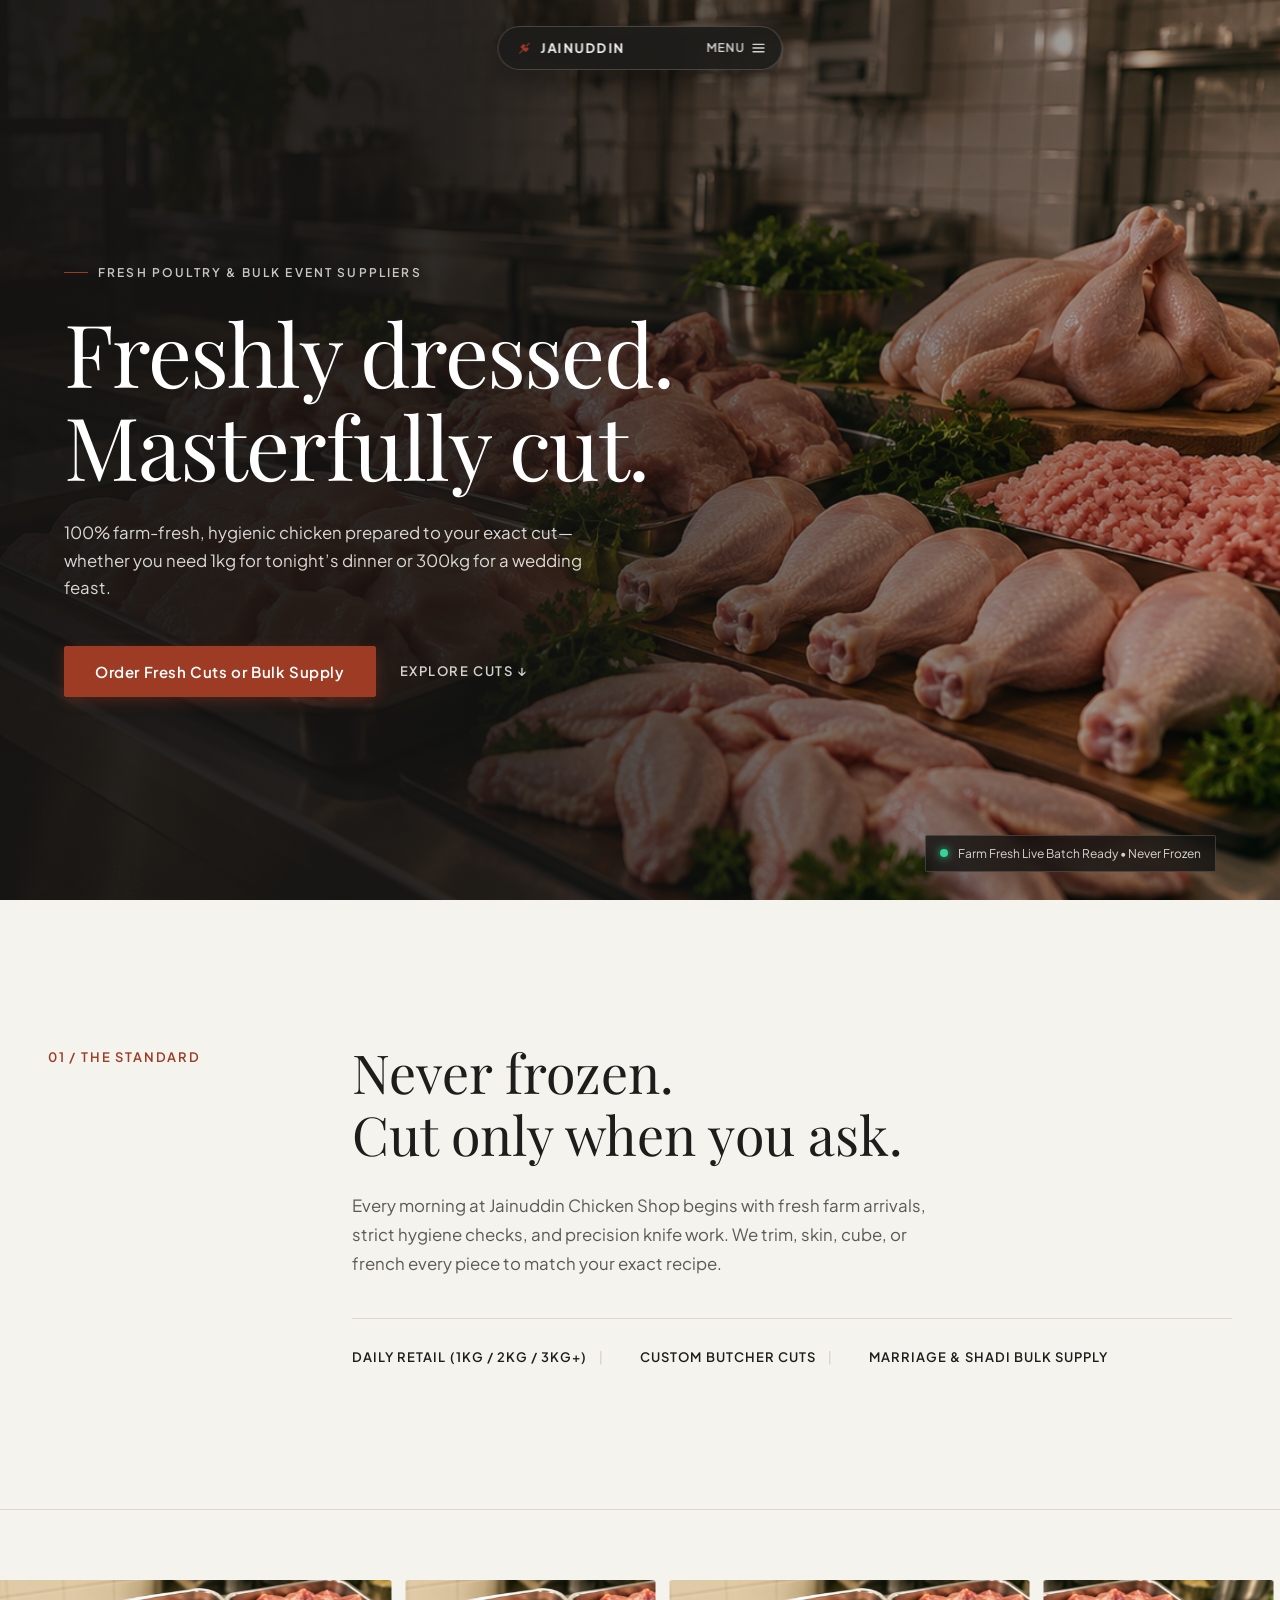
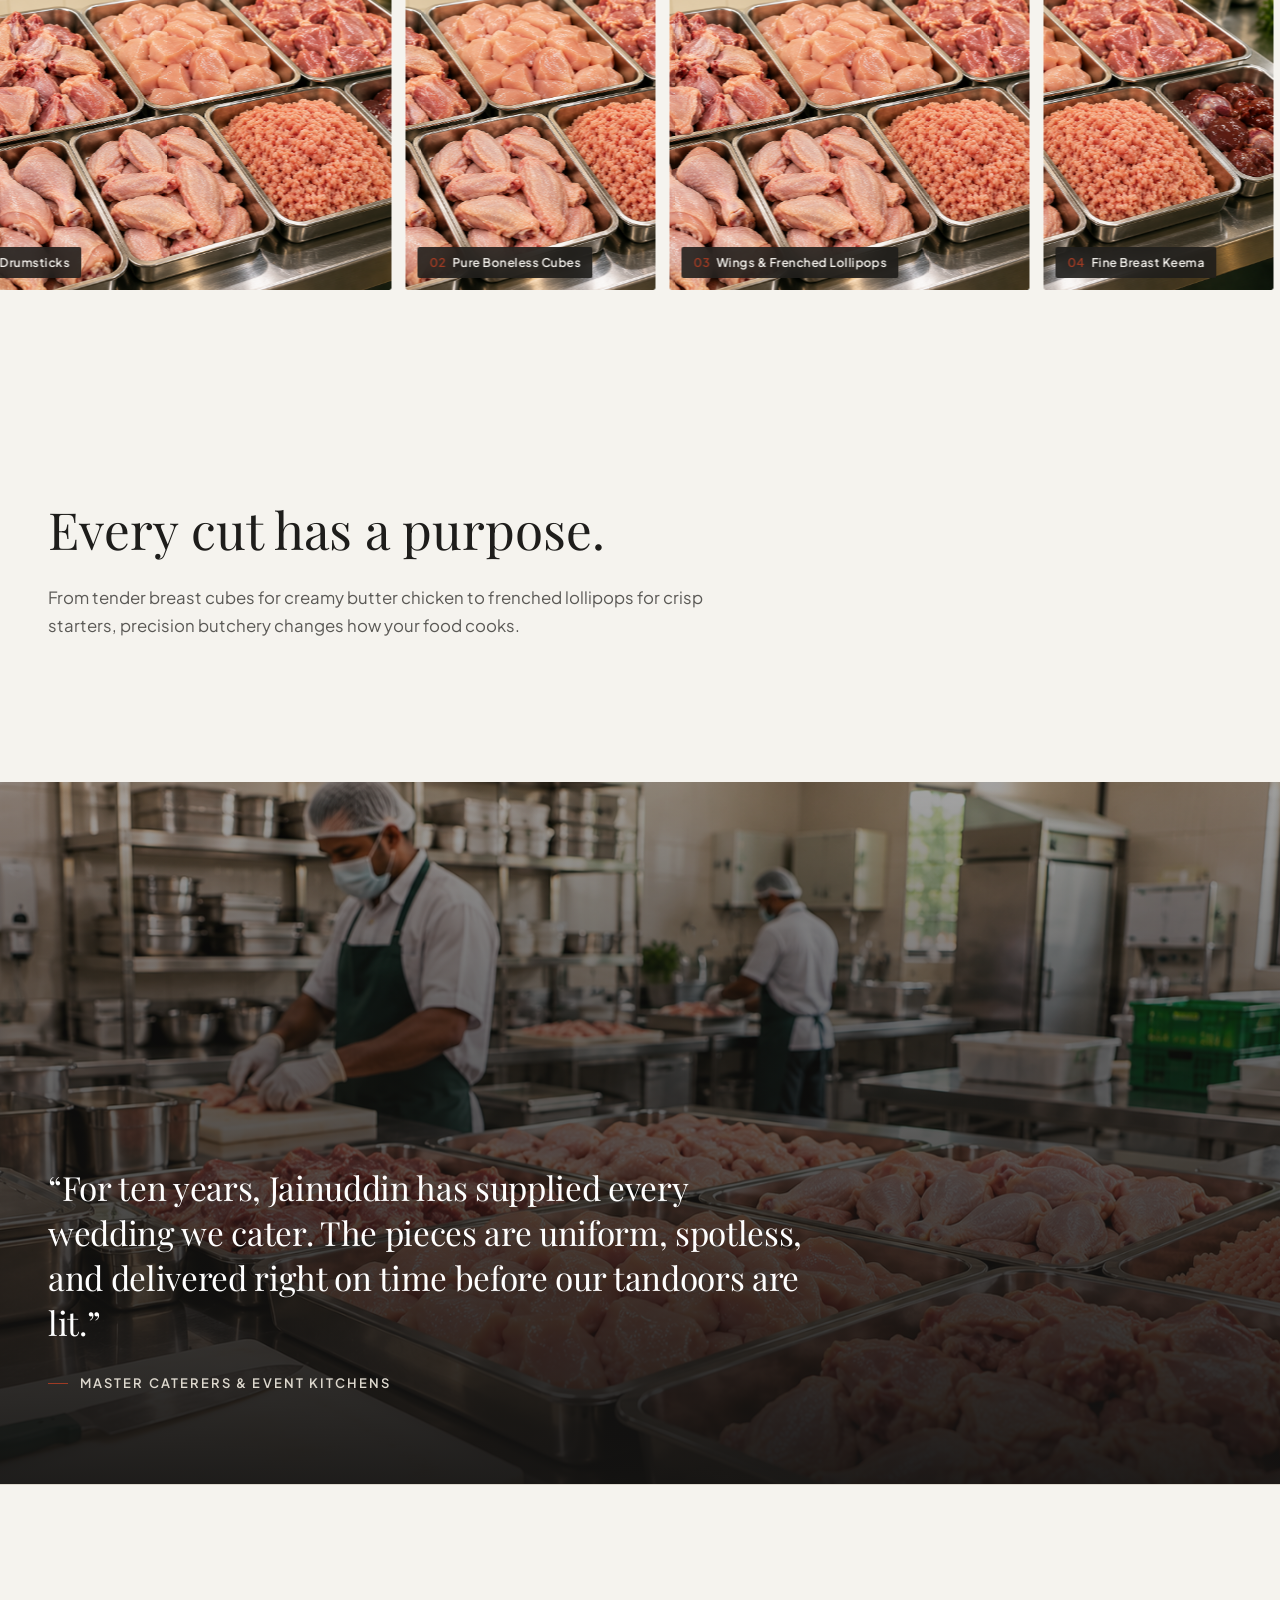
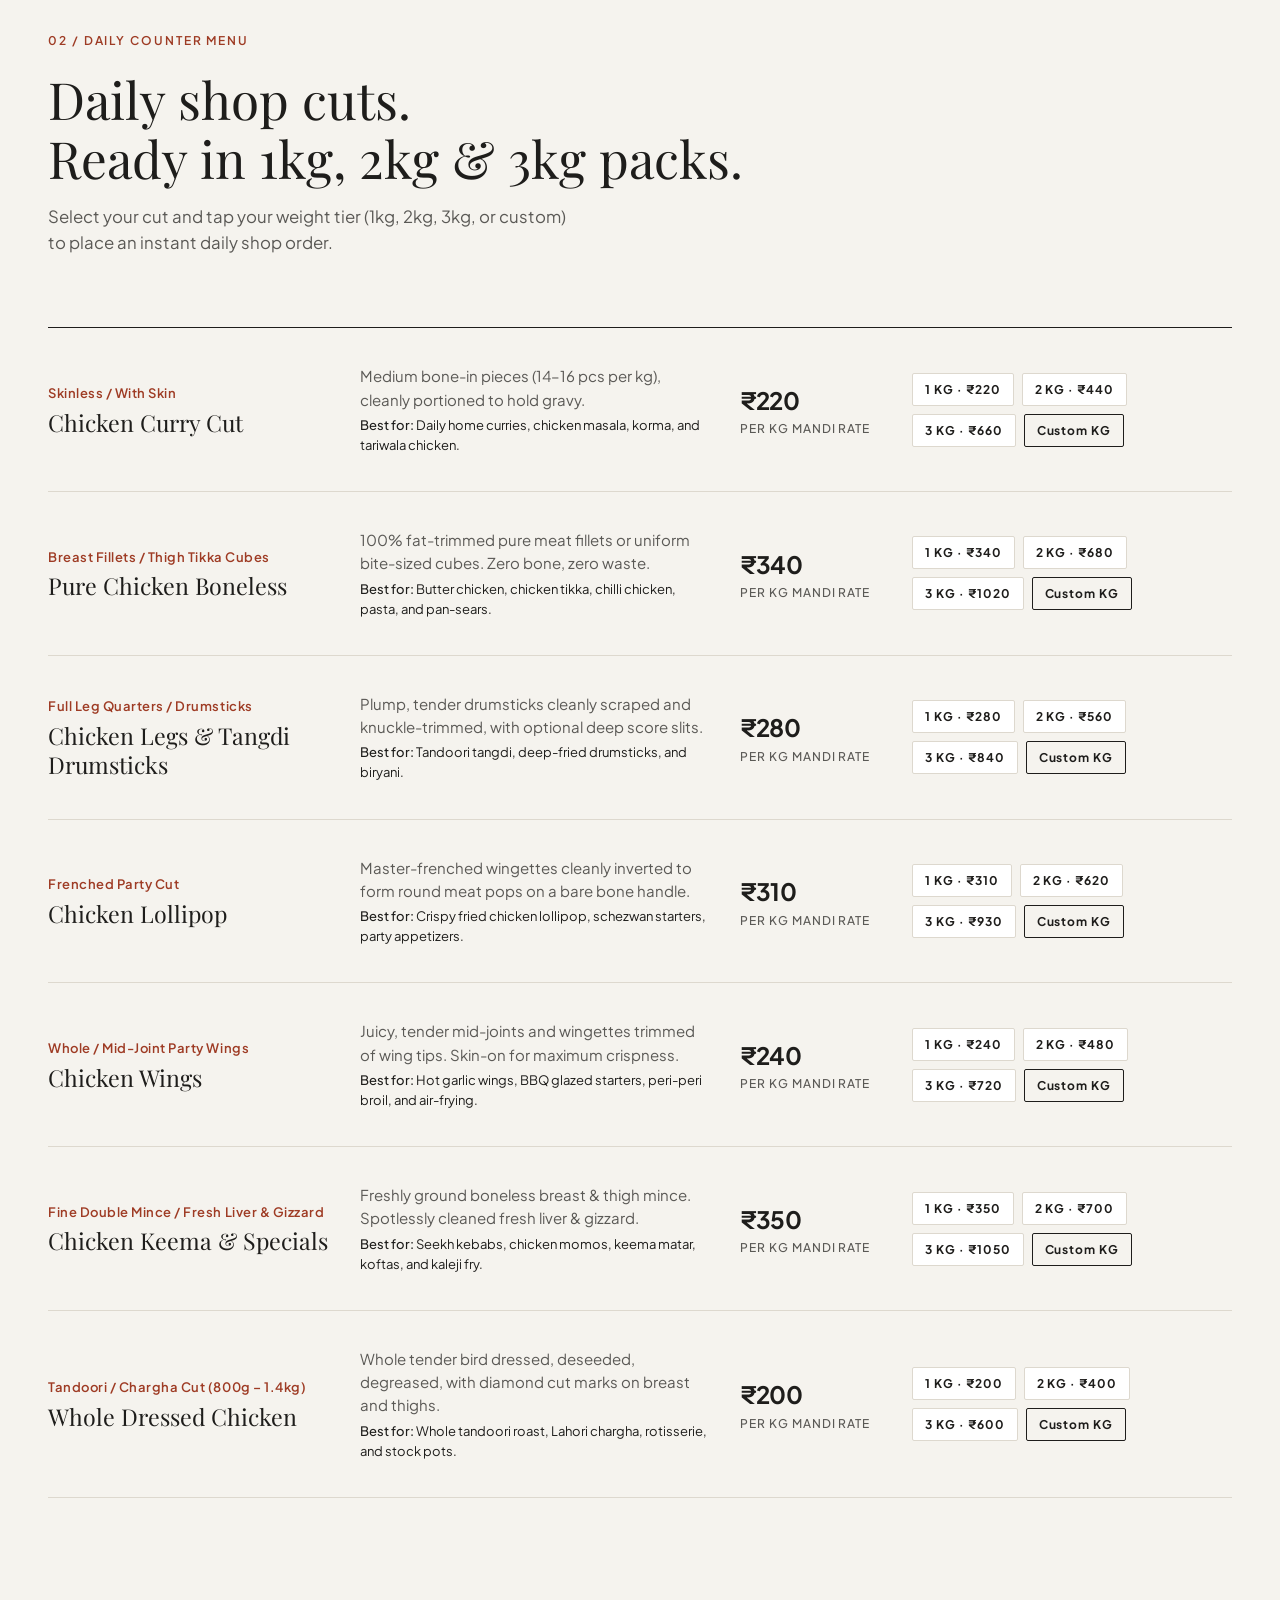
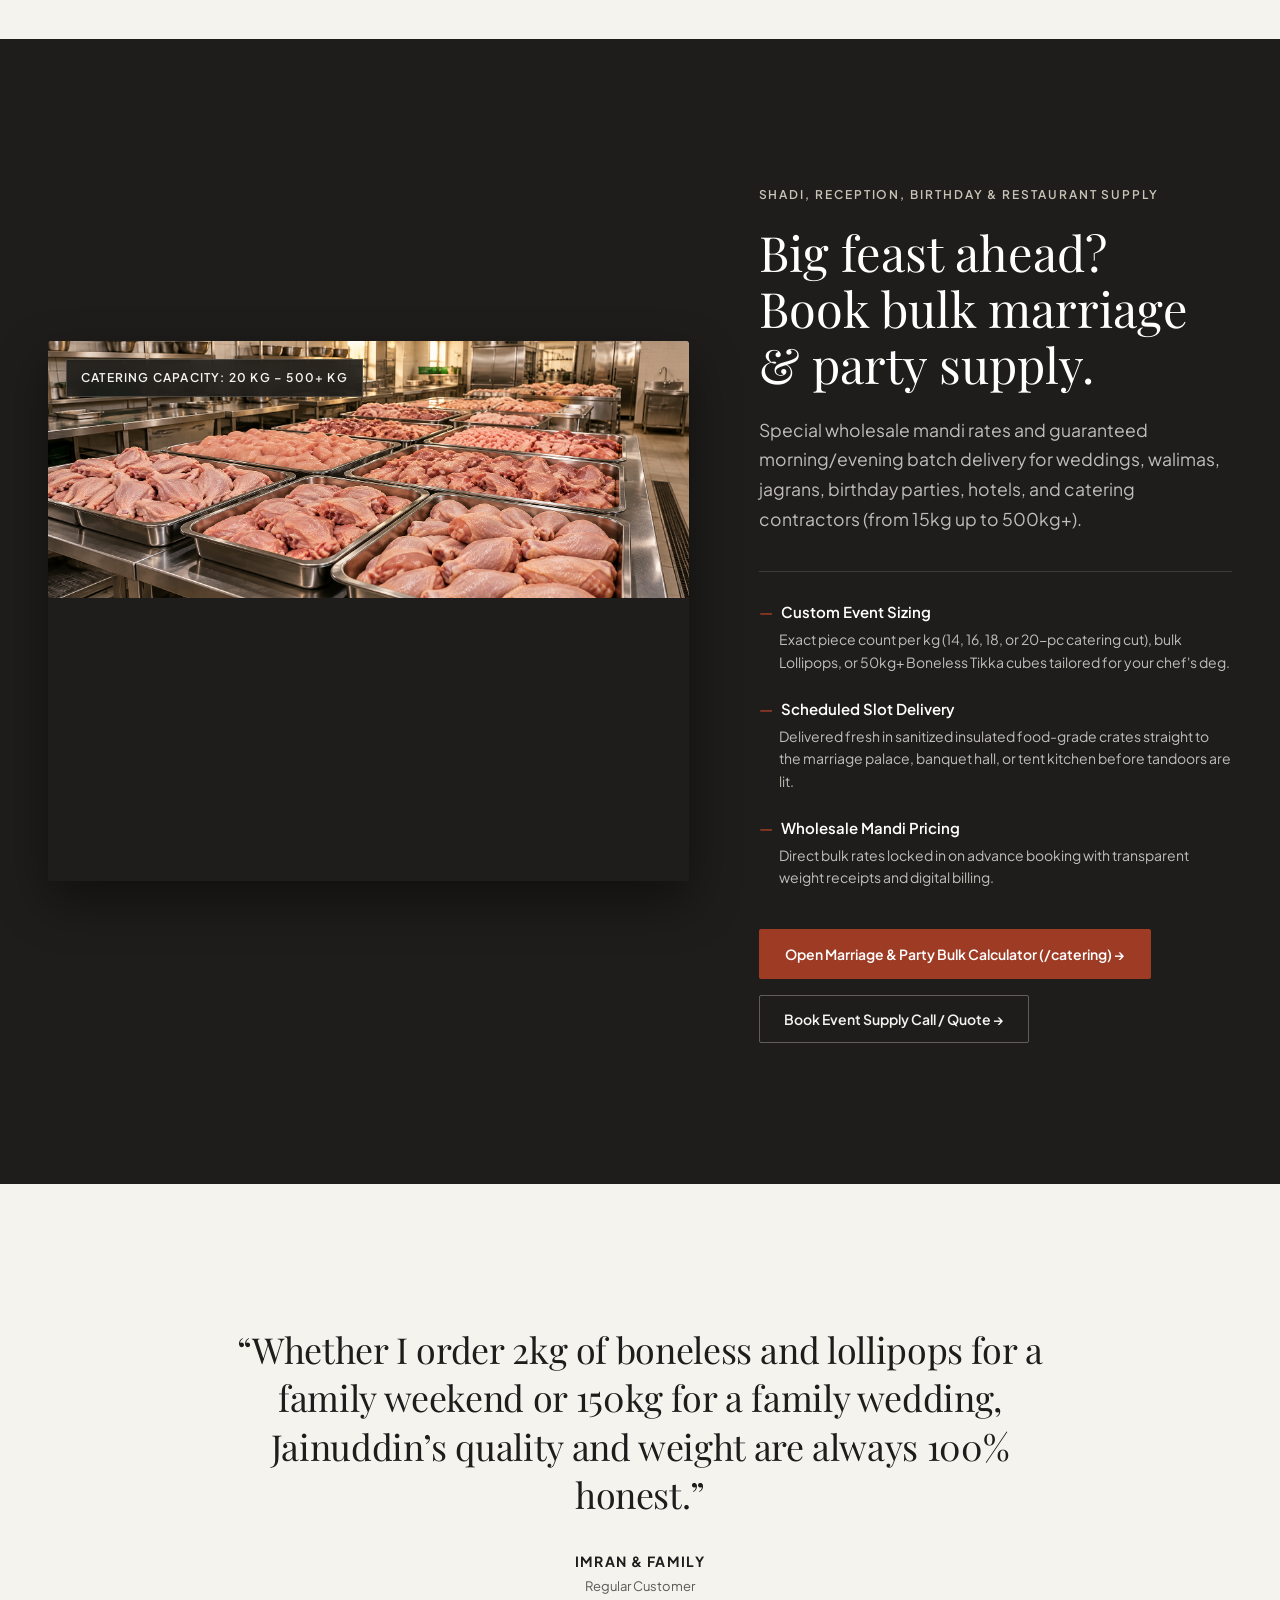
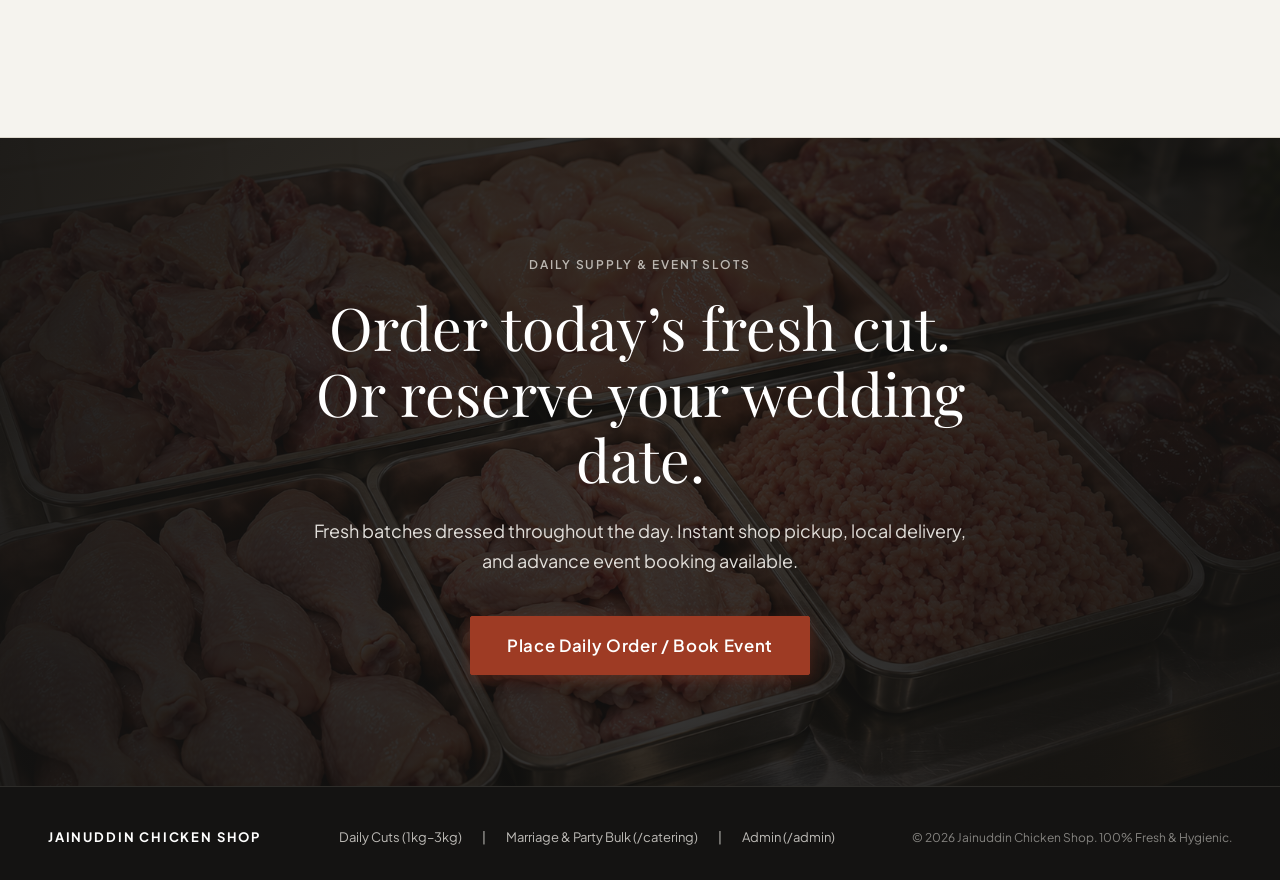
<file: index.html>
<!DOCTYPE html>
<html lang="en">
<head>
  <meta charset="UTF-8">
  <meta name="viewport" content="width=device-width, initial-scale=1.0">
  <title>Jainuddin Chicken Shop — 100% Farm-Fresh &amp; Custom-Cut Poultry</title>
  <meta name="description" content="Premier fresh poultry supplier and bulk catering butcher. Daily fresh chicken cuts (Curry Cut, Boneless, Lollipop, Legs, Keema) for home kitchens and 20kg to 500kg+ wedding catering.">
  
  <!-- Modern Typography Fonts -->
  <link rel="preconnect" href="https://fonts.googleapis.com">
  <link rel="preconnect" href="https://fonts.gstatic.com" crossorigin>
  <link href="https://fonts.googleapis.com/css2?family=Playfair+Display:ital,wght@0,400;0,500;0,600;1,400&family=Plus+Jakarta+Sans:wght@400;500;600;700&display=swap" rel="stylesheet">
  
  <!-- 5-Way Design System Stylesheet -->
  <link rel="stylesheet" href="./css/site.css">
</head>
<body>

  <!-- FLOATING PILL NAVBAR OVER HERO -->
  <header class="floating-nav-container" id="navContainer">
    <nav class="floating-pill" id="floatingPill" role="navigation" aria-label="Main Navigation" aria-expanded="false">
      <div class="pill-brand">
        <!-- Artisanal Cleaver / Crest SVG -->
        <svg viewBox="0 0 24 24" aria-hidden="true">
          <path d="M19.78 4.22a.75.75 0 0 0-1.06 0L14 8.94 11.06 6A.75.75 0 0 0 10 6.22L6.22 10a.75.75 0 0 0 .22 1.06L9.38 14 4.22 19.16a.75.75 0 0 0 1.06 1.06L10.5 15l2.94 2.94a.75.75 0 0 0 1.06-.22L18.28 14a.75.75 0 0 0-.22-1.06L15.12 10l4.66-4.72a.75.75 0 0 0 0-1.06zM13.5 12.44l-1.94-1.94 1.94-1.94 1.94 1.94-1.94 1.94z"/>
        </svg>
        <span>JAINUDDIN</span>
      </div>

      <div class="pill-menu-trigger">
        <span>Menu</span>
        <svg viewBox="0 0 16 16" fill="currentColor" aria-hidden="true">
          <path fill-rule="evenodd" d="M1.75 4.5h12.5a.75.75 0 0 0 0-1.5H1.75a.75.75 0 0 0 0 1.5zm0 4.25h12.5a.75.75 0 0 0 0-1.5H1.75a.75.75 0 0 0 0 1.5zm0 4.25h12.5a.75.75 0 0 0 0-1.5H1.75a.75.75 0 0 0 0 1.5z"/>
        </svg>
      </div>
    </nav>

    <!-- Floating Dropdown Panel -->
    <div class="floating-menu-panel" id="floatingMenuPanel" role="menu">
      <a href="./index.html#daily-cuts" class="menu-item" role="menuitem">
        <span>Daily Cuts (1kg–3kg)</span>
        <span style="font-size: 0.7rem; color: var(--terracotta);">₹ Live</span>
      </a>
      <a href="./index.html#gallery-strip" class="menu-item" role="menuitem">
        <span>Cut Gallery</span>
      </a>
      <a href="./index.html#craft-standard" class="menu-item" role="menuitem">
        <span>Hygiene & The Craft</span>
      </a>
      <a href="./catering.html" class="menu-item" role="menuitem" style="font-weight: 600;">
        <span>Marriage & Party Bulk</span>
        <span style="font-size: 0.65rem; background: var(--terracotta); color: #fff; padding: 2px 6px; border-radius: 2px;">500kg+</span>
      </a>
      <div class="menu-divider"></div>
      <a href="./admin.html" class="menu-item" role="menuitem">
        <span>Mandi Rates & Admin</span>
      </a>
      <a href="#order" class="menu-item menu-item-cta" data-open-drawer data-drawer-mode="retail" role="menuitem">
        Quick Daily Order →
      </a>
    </div>
  </header>


<main id="mainContent">

  <!-- ========================================================================
       STEP 2: FULL-SCREEN HERO (100svh)
       ======================================================================== -->
  <section class="hero-section" id="hero">
    <div class="hero-background-media">
      <img src="./assets/images/Fresh Poultry Counter Display.png" alt="Jainuddin Chicken Shop fresh artisanal butchery counter and cuts" loading="eager" fetchpriority="high">
    </div>
    <div class="hero-scrim"></div>

    <div class="hero-content-wrap">
      <div class="hero-inner">
        <div class="hero-eyebrow">
          FRESH POULTRY &amp; BULK EVENT SUPPLIERS
        </div>
        
        <h1 class="hero-headline">
          <span>Freshly dressed.</span>
          <span>Masterfully cut.</span>
        </h1>

        <p class="hero-description">
          100% farm-fresh, hygienic chicken prepared to your exact cut—whether you need 1kg for tonight’s dinner or 300kg for a wedding feast.
        </p>

        <div class="hero-actions">
          <button type="button" class="btn-primary" data-open-drawer data-drawer-mode="retail">
            Order Fresh Cuts or Bulk Supply
          </button>
          <a href="#daily-cuts" class="btn-secondary-link">
            EXPLORE CUTS ↓
          </a>
        </div>
      </div>
    </div>

    <!-- Live Morning Mandi Status Indicator -->
    <div class="hero-live-badge">
      <span class="status-dot"></span>
      <span>Farm Fresh Live Batch Ready • Never Frozen</span>
    </div>
  </section>

  <!-- ========================================================================
       STEP 3: QUIET BUTCHER INTRODUCTION (01 / THE STANDARD)
       ======================================================================== -->
  <section class="section-standard" id="craft-standard">
    <div class="container">
      <div class="standard-grid">
        <div class="standard-label">
          01 / THE STANDARD
        </div>

        <div class="standard-content">
          <h2>
            Never frozen.<br>
            Cut only when you ask.
          </h2>

          <p class="standard-lead">
            Every morning at Jainuddin Chicken Shop begins with fresh farm arrivals, strict hygiene checks, and precision knife work. We trim, skin, cube, or french every piece to match your exact recipe.
          </p>

          <!-- Compact Inline Metadata (Thin Dividers, NOT Cards) -->
          <div class="standard-metadata-row">
            <div class="meta-pill">Daily Retail (1kg / 2kg / 3kg+)</div>
            <div class="meta-pill">Custom Butcher Cuts</div>
            <div class="meta-pill">Marriage &amp; Shadi Bulk Supply</div>
          </div>
        </div>
      </div>
    </div>
  </section>

  <!-- ========================================================================
       STEP 4: CONTINUOUS HORIZONTAL CUT GALLERY TICKER
       ======================================================================== -->
  <section class="gallery-strip-section" id="gallery-strip" aria-label="Editorial Cut Gallery">
    <div class="gallery-strip-wrapper">
      <div class="gallery-strip-track" id="galleryStripTrack">
        
        <!-- Cut 1: Drumsticks & Tangdi -->
        <div class="gallery-item w-wide" data-open-drawer data-drawer-mode="retail" title="Order Drumsticks">
          <img src="./assets/images/Fresh Chicken Cuts Market Display.png" alt="Fresh Drumsticks and Chicken Legs" style="object-position: bottom left;">
          <div class="gallery-cut-badge">
            <span>01</span> Tangdi Drumsticks
          </div>
        </div>

        <!-- Cut 2: Pure Boneless Tikka Cubes -->
        <div class="gallery-item w-narrow" data-open-drawer data-drawer-mode="retail" title="Order Boneless Cubes">
          <img src="./assets/images/Fresh Chicken Cuts Market Display.png" alt="Pure Boneless Chicken Cubes" style="object-position: top center;">
          <div class="gallery-cut-badge">
            <span>02</span> Pure Boneless Cubes
          </div>
        </div>

        <!-- Cut 3: Frenched Chicken Lollipops & Wings -->
        <div class="gallery-item w-medium" data-open-drawer data-drawer-mode="retail" title="Order Party Lollipops">
          <img src="./assets/images/Fresh Chicken Cuts Market Display.png" alt="Chicken Wings and Party Cuts" style="object-position: bottom center;">
          <div class="gallery-cut-badge">
            <span>03</span> Wings &amp; Frenched Lollipops
          </div>
        </div>

        <!-- Cut 4: Fresh Chicken Keema (Mince) -->
        <div class="gallery-item w-portrait" data-open-drawer data-drawer-mode="retail" title="Order Fresh Keema">
          <img src="./assets/images/Fresh Chicken Cuts Market Display.png" alt="Fresh Chicken Keema Mince" style="object-position: bottom right;">
          <div class="gallery-cut-badge">
            <span>04</span> Fine Breast Keema
          </div>
        </div>

        <!-- Cut 5: Whole Dressed Roaster -->
        <div class="gallery-item w-wide" data-open-drawer data-drawer-mode="retail" title="Order Whole Dressed Chicken">
          <img src="./assets/images/Fresh Poultry Counter Display.png" alt="Whole Dressed Bird and Counter Cuts" style="object-position: top right;">
          <div class="gallery-cut-badge">
            <span>05</span> Whole Dressed Chargha
          </div>
        </div>

        <!-- Cut 6: Bone-in Curry Cut Pieces -->
        <div class="gallery-item w-medium" data-open-drawer data-drawer-mode="retail" title="Order Curry Cut">
          <img src="./assets/images/Fresh Chicken Cuts Market Display.png" alt="Daily Bone-in Curry Cut" style="object-position: top left;">
          <div class="gallery-cut-badge">
            <span>06</span> Daily Curry Cut
          </div>
        </div>

      </div>
    </div>
  </section>

  <!-- ========================================================================
       STEP 5: GALLERY STATEMENT MOMENT
       ======================================================================== -->
  <section class="gallery-statement-section">
    <div class="container">
      <div class="statement-box">
        <h2>
          Every cut has a purpose.
        </h2>
        <p>
          From tender breast cubes for creamy butter chicken to frenched lollipops for crisp starters, precision butchery changes how your food cooks.
        </p>
      </div>
    </div>
  </section>

  <!-- ========================================================================
       STEP 6: CULINARY / MARINATION PORTRAIT SECTION (FULL BLEED)
       ======================================================================== -->
  <section class="culinary-portrait-section" aria-label="Master Chef Catering Endorsement">
    <div class="culinary-media">
      <img src="./assets/images/Hygienic Commercial Chicken Prep Kitchen.png" alt="Hygienic commercial prep kitchen for wedding feasts" loading="lazy">
    </div>
    <div class="culinary-scrim"></div>

    <div class="container">
      <div class="culinary-quote-wrap">
        <blockquote class="culinary-quote">
          “For ten years, Jainuddin has supplied every wedding we cater. The pieces are uniform, spotless, and delivered right on time before our tandoors are lit.”
        </blockquote>
        <div class="culinary-attribution">
          Master Caterers &amp; Event Kitchens
        </div>
      </div>
    </div>
  </section>

  <!-- ========================================================================
       STEP 7: PALE DAILY RETAIL CUTS & 1KG / 2KG / 3KG SPECIFICATION SECTION
       ======================================================================== -->
  <section class="retail-cuts-section" id="daily-cuts">
    <div class="container">
      <div class="section-header-compact">
        <span class="eyebrow">02 / DAILY COUNTER MENU</span>
        <h2>
          Daily shop cuts.<br>
          Ready in 1kg, 2kg &amp; 3kg packs.
        </h2>
        <p>
          Select your cut and tap your weight tier (1kg, 2kg, 3kg, or custom) to place an instant daily shop order.
        </p>
      </div>

      <!-- Architectural Specification Table (Hairline Dividers) -->
      <div class="cuts-spec-table" role="table" aria-label="Daily Meat Cuts and Rates">
        
        
          
            <div class="cut-spec-row" role="row">
              
              <!-- Identity -->
              <div class="cut-spec-identity" role="cell">
                <div class="cut-spec-variant">Skinless / With Skin</div>
                <h3 class="cut-spec-name">Chicken Curry Cut</h3>
              </div>

              <!-- Culinary Specs -->
              <div class="cut-spec-details" role="cell">
                <p>Medium bone-in pieces (14–16 pcs per kg), cleanly portioned to hold gravy.</p>
                <div style="font-size: 0.8125rem; color: var(--charcoal); margin-top: 4px;">
                  <strong>Best for:</strong> Daily home curries, chicken masala, korma, and tariwala chicken.
                </div>
              </div>

              <!-- Live Per-Kg Rate -->
              <div class="cut-spec-rate" role="cell">
                <div class="rate-amount">₹220</div>
                <div class="rate-unit">per kg mandi rate</div>
              </div>

              <!-- Quick Weight Actions (1kg, 2kg, 3kg, 5kg) -->
              <div class="cut-weight-actions" role="cell">
                <button type="button" class="btn-weight-tier" data-cut-id="curry-cut" data-weight="1" aria-label="Order 1 KG of Chicken Curry Cut">
                  1 KG · ₹220
                </button>
                <button type="button" class="btn-weight-tier" data-cut-id="curry-cut" data-weight="2" aria-label="Order 2 KG of Chicken Curry Cut">
                  2 KG · ₹440
                </button>
                <button type="button" class="btn-weight-tier" data-cut-id="curry-cut" data-weight="3" aria-label="Order 3 KG of Chicken Curry Cut">
                  3 KG · ₹660
                </button>
                <button type="button" class="btn-weight-tier btn-custom" data-cut-id="curry-cut" data-weight="5" aria-label="Order Custom KG of Chicken Curry Cut">
                  Custom KG
                </button>
              </div>

            </div>
          
            <div class="cut-spec-row" role="row">
              
              <!-- Identity -->
              <div class="cut-spec-identity" role="cell">
                <div class="cut-spec-variant">Breast Fillets / Thigh Tikka Cubes</div>
                <h3 class="cut-spec-name">Pure Chicken Boneless</h3>
              </div>

              <!-- Culinary Specs -->
              <div class="cut-spec-details" role="cell">
                <p>100% fat-trimmed pure meat fillets or uniform bite-sized cubes. Zero bone, zero waste.</p>
                <div style="font-size: 0.8125rem; color: var(--charcoal); margin-top: 4px;">
                  <strong>Best for:</strong> Butter chicken, chicken tikka, chilli chicken, pasta, and pan-sears.
                </div>
              </div>

              <!-- Live Per-Kg Rate -->
              <div class="cut-spec-rate" role="cell">
                <div class="rate-amount">₹340</div>
                <div class="rate-unit">per kg mandi rate</div>
              </div>

              <!-- Quick Weight Actions (1kg, 2kg, 3kg, 5kg) -->
              <div class="cut-weight-actions" role="cell">
                <button type="button" class="btn-weight-tier" data-cut-id="boneless" data-weight="1" aria-label="Order 1 KG of Pure Chicken Boneless">
                  1 KG · ₹340
                </button>
                <button type="button" class="btn-weight-tier" data-cut-id="boneless" data-weight="2" aria-label="Order 2 KG of Pure Chicken Boneless">
                  2 KG · ₹680
                </button>
                <button type="button" class="btn-weight-tier" data-cut-id="boneless" data-weight="3" aria-label="Order 3 KG of Pure Chicken Boneless">
                  3 KG · ₹1020
                </button>
                <button type="button" class="btn-weight-tier btn-custom" data-cut-id="boneless" data-weight="5" aria-label="Order Custom KG of Pure Chicken Boneless">
                  Custom KG
                </button>
              </div>

            </div>
          
            <div class="cut-spec-row" role="row">
              
              <!-- Identity -->
              <div class="cut-spec-identity" role="cell">
                <div class="cut-spec-variant">Full Leg Quarters / Drumsticks</div>
                <h3 class="cut-spec-name">Chicken Legs &amp; Tangdi Drumsticks</h3>
              </div>

              <!-- Culinary Specs -->
              <div class="cut-spec-details" role="cell">
                <p>Plump, tender drumsticks cleanly scraped and knuckle-trimmed, with optional deep score slits.</p>
                <div style="font-size: 0.8125rem; color: var(--charcoal); margin-top: 4px;">
                  <strong>Best for:</strong> Tandoori tangdi, deep-fried drumsticks, and biryani.
                </div>
              </div>

              <!-- Live Per-Kg Rate -->
              <div class="cut-spec-rate" role="cell">
                <div class="rate-amount">₹280</div>
                <div class="rate-unit">per kg mandi rate</div>
              </div>

              <!-- Quick Weight Actions (1kg, 2kg, 3kg, 5kg) -->
              <div class="cut-weight-actions" role="cell">
                <button type="button" class="btn-weight-tier" data-cut-id="drumsticks" data-weight="1" aria-label="Order 1 KG of Chicken Legs &amp; Tangdi Drumsticks">
                  1 KG · ₹280
                </button>
                <button type="button" class="btn-weight-tier" data-cut-id="drumsticks" data-weight="2" aria-label="Order 2 KG of Chicken Legs &amp; Tangdi Drumsticks">
                  2 KG · ₹560
                </button>
                <button type="button" class="btn-weight-tier" data-cut-id="drumsticks" data-weight="3" aria-label="Order 3 KG of Chicken Legs &amp; Tangdi Drumsticks">
                  3 KG · ₹840
                </button>
                <button type="button" class="btn-weight-tier btn-custom" data-cut-id="drumsticks" data-weight="5" aria-label="Order Custom KG of Chicken Legs &amp; Tangdi Drumsticks">
                  Custom KG
                </button>
              </div>

            </div>
          
            <div class="cut-spec-row" role="row">
              
              <!-- Identity -->
              <div class="cut-spec-identity" role="cell">
                <div class="cut-spec-variant">Frenched Party Cut</div>
                <h3 class="cut-spec-name">Chicken Lollipop</h3>
              </div>

              <!-- Culinary Specs -->
              <div class="cut-spec-details" role="cell">
                <p>Master-frenched wingettes cleanly inverted to form round meat pops on a bare bone handle.</p>
                <div style="font-size: 0.8125rem; color: var(--charcoal); margin-top: 4px;">
                  <strong>Best for:</strong> Crispy fried chicken lollipop, schezwan starters, party appetizers.
                </div>
              </div>

              <!-- Live Per-Kg Rate -->
              <div class="cut-spec-rate" role="cell">
                <div class="rate-amount">₹310</div>
                <div class="rate-unit">per kg mandi rate</div>
              </div>

              <!-- Quick Weight Actions (1kg, 2kg, 3kg, 5kg) -->
              <div class="cut-weight-actions" role="cell">
                <button type="button" class="btn-weight-tier" data-cut-id="lollipop" data-weight="1" aria-label="Order 1 KG of Chicken Lollipop">
                  1 KG · ₹310
                </button>
                <button type="button" class="btn-weight-tier" data-cut-id="lollipop" data-weight="2" aria-label="Order 2 KG of Chicken Lollipop">
                  2 KG · ₹620
                </button>
                <button type="button" class="btn-weight-tier" data-cut-id="lollipop" data-weight="3" aria-label="Order 3 KG of Chicken Lollipop">
                  3 KG · ₹930
                </button>
                <button type="button" class="btn-weight-tier btn-custom" data-cut-id="lollipop" data-weight="5" aria-label="Order Custom KG of Chicken Lollipop">
                  Custom KG
                </button>
              </div>

            </div>
          
            <div class="cut-spec-row" role="row">
              
              <!-- Identity -->
              <div class="cut-spec-identity" role="cell">
                <div class="cut-spec-variant">Whole / Mid-Joint Party Wings</div>
                <h3 class="cut-spec-name">Chicken Wings</h3>
              </div>

              <!-- Culinary Specs -->
              <div class="cut-spec-details" role="cell">
                <p>Juicy, tender mid-joints and wingettes trimmed of wing tips. Skin-on for maximum crispness.</p>
                <div style="font-size: 0.8125rem; color: var(--charcoal); margin-top: 4px;">
                  <strong>Best for:</strong> Hot garlic wings, BBQ glazed starters, peri-peri broil, and air-frying.
                </div>
              </div>

              <!-- Live Per-Kg Rate -->
              <div class="cut-spec-rate" role="cell">
                <div class="rate-amount">₹240</div>
                <div class="rate-unit">per kg mandi rate</div>
              </div>

              <!-- Quick Weight Actions (1kg, 2kg, 3kg, 5kg) -->
              <div class="cut-weight-actions" role="cell">
                <button type="button" class="btn-weight-tier" data-cut-id="wings" data-weight="1" aria-label="Order 1 KG of Chicken Wings">
                  1 KG · ₹240
                </button>
                <button type="button" class="btn-weight-tier" data-cut-id="wings" data-weight="2" aria-label="Order 2 KG of Chicken Wings">
                  2 KG · ₹480
                </button>
                <button type="button" class="btn-weight-tier" data-cut-id="wings" data-weight="3" aria-label="Order 3 KG of Chicken Wings">
                  3 KG · ₹720
                </button>
                <button type="button" class="btn-weight-tier btn-custom" data-cut-id="wings" data-weight="5" aria-label="Order Custom KG of Chicken Wings">
                  Custom KG
                </button>
              </div>

            </div>
          
            <div class="cut-spec-row" role="row">
              
              <!-- Identity -->
              <div class="cut-spec-identity" role="cell">
                <div class="cut-spec-variant">Fine Double Mince / Fresh Liver &amp; Gizzard</div>
                <h3 class="cut-spec-name">Chicken Keema &amp; Specials</h3>
              </div>

              <!-- Culinary Specs -->
              <div class="cut-spec-details" role="cell">
                <p>Freshly ground boneless breast &amp; thigh mince. Spotlessly cleaned fresh liver &amp; gizzard.</p>
                <div style="font-size: 0.8125rem; color: var(--charcoal); margin-top: 4px;">
                  <strong>Best for:</strong> Seekh kebabs, chicken momos, keema matar, koftas, and kaleji fry.
                </div>
              </div>

              <!-- Live Per-Kg Rate -->
              <div class="cut-spec-rate" role="cell">
                <div class="rate-amount">₹350</div>
                <div class="rate-unit">per kg mandi rate</div>
              </div>

              <!-- Quick Weight Actions (1kg, 2kg, 3kg, 5kg) -->
              <div class="cut-weight-actions" role="cell">
                <button type="button" class="btn-weight-tier" data-cut-id="keema" data-weight="1" aria-label="Order 1 KG of Chicken Keema &amp; Specials">
                  1 KG · ₹350
                </button>
                <button type="button" class="btn-weight-tier" data-cut-id="keema" data-weight="2" aria-label="Order 2 KG of Chicken Keema &amp; Specials">
                  2 KG · ₹700
                </button>
                <button type="button" class="btn-weight-tier" data-cut-id="keema" data-weight="3" aria-label="Order 3 KG of Chicken Keema &amp; Specials">
                  3 KG · ₹1050
                </button>
                <button type="button" class="btn-weight-tier btn-custom" data-cut-id="keema" data-weight="5" aria-label="Order Custom KG of Chicken Keema &amp; Specials">
                  Custom KG
                </button>
              </div>

            </div>
          
            <div class="cut-spec-row" role="row">
              
              <!-- Identity -->
              <div class="cut-spec-identity" role="cell">
                <div class="cut-spec-variant">Tandoori / Chargha Cut (800g – 1.4kg)</div>
                <h3 class="cut-spec-name">Whole Dressed Chicken</h3>
              </div>

              <!-- Culinary Specs -->
              <div class="cut-spec-details" role="cell">
                <p>Whole tender bird dressed, deseeded, degreased, with diamond cut marks on breast and thighs.</p>
                <div style="font-size: 0.8125rem; color: var(--charcoal); margin-top: 4px;">
                  <strong>Best for:</strong> Whole tandoori roast, Lahori chargha, rotisserie, and stock pots.
                </div>
              </div>

              <!-- Live Per-Kg Rate -->
              <div class="cut-spec-rate" role="cell">
                <div class="rate-amount">₹200</div>
                <div class="rate-unit">per kg mandi rate</div>
              </div>

              <!-- Quick Weight Actions (1kg, 2kg, 3kg, 5kg) -->
              <div class="cut-weight-actions" role="cell">
                <button type="button" class="btn-weight-tier" data-cut-id="whole-chicken" data-weight="1" aria-label="Order 1 KG of Whole Dressed Chicken">
                  1 KG · ₹200
                </button>
                <button type="button" class="btn-weight-tier" data-cut-id="whole-chicken" data-weight="2" aria-label="Order 2 KG of Whole Dressed Chicken">
                  2 KG · ₹400
                </button>
                <button type="button" class="btn-weight-tier" data-cut-id="whole-chicken" data-weight="3" aria-label="Order 3 KG of Whole Dressed Chicken">
                  3 KG · ₹600
                </button>
                <button type="button" class="btn-weight-tier btn-custom" data-cut-id="whole-chicken" data-weight="5" aria-label="Order Custom KG of Whole Dressed Chicken">
                  Custom KG
                </button>
              </div>

            </div>
          
        

      </div>
    </div>
  </section>

  <!-- ========================================================================
       STEP 8: MARRIAGE, PARTY & BULK CATERING SECTION (CAST IRON DARK)
       ======================================================================== -->
  <section class="bulk-catering-section" id="bulk-catering">
    <div class="container">
      <div class="bulk-grid">
        
        <!-- Visual Media (60% Proportion) -->
        <div class="bulk-media-box">
          <img src="./assets/images/Industrial Kitchen Chicken Preparation.png" alt="Industrial scale chicken preparation for weddings and bulk banquets" loading="lazy">
          <div class="bulk-media-overlay-tag">
            Catering Capacity: 20 KG – 500+ KG
          </div>
        </div>

        <!-- Editorial Copy & Specs -->
        <div class="bulk-copy-box">
          <span class="eyebrow eyebrow-light">
            SHADI, RECEPTION, BIRTHDAY &amp; RESTAURANT SUPPLY
          </span>
          
          <h2>
            Big feast ahead?<br>
            Book bulk marriage &amp; party supply.
          </h2>

          <p class="lead">
            Special wholesale mandi rates and guaranteed morning/evening batch delivery for weddings, walimas, jagrans, birthday parties, hotels, and catering contractors (from 15kg up to 500kg+).
          </p>

          <!-- Clean Inline Specifications (No Boxed Cards) -->
          <div class="bulk-specs-list">
            
              <div class="bulk-spec-item">
                <h4>Custom Event Sizing</h4>
                <p>Exact piece count per kg (14, 16, 18, or 20-pc catering cut), bulk Lollipops, or 50kg+ Boneless Tikka cubes tailored for your chef&#39;s deg.</p>
              </div>
            
              <div class="bulk-spec-item">
                <h4>Scheduled Slot Delivery</h4>
                <p>Delivered fresh in sanitized insulated food-grade crates straight to the marriage palace, banquet hall, or tent kitchen before tandoors are lit.</p>
              </div>
            
              <div class="bulk-spec-item">
                <h4>Wholesale Mandi Pricing</h4>
                <p>Direct bulk rates locked in on advance booking with transparent weight receipts and digital billing.</p>
              </div>
            
          </div>

          <div class="bulk-actions-wrap">
            <a href="./catering.html" class="btn-catering-portal">
              Open Marriage &amp; Party Bulk Calculator (/catering) →
            </a>
            <button type="button" class="btn-quote-outline" data-open-drawer data-drawer-mode="bulk">
              Book Event Supply Call / Quote →
            </button>
          </div>
        </div>

      </div>
    </div>
  </section>

  <!-- ========================================================================
       STEP 9: MINIMAL TEXT-ONLY TESTIMONIAL
       ======================================================================== -->
  <section class="minimal-testimonial-section">
    <div class="container">
      <div class="testimonial-inner">
        <blockquote class="testimonial-text">
          “Whether I order 2kg of boneless and lollipops for a family weekend or 150kg for a family wedding, Jainuddin’s quality and weight are always 100% honest.”
        </blockquote>
        <div class="testimonial-author">
          Imran &amp; Family
        </div>
        <div class="testimonial-role">
          Regular Customer
        </div>
      </div>
    </div>
  </section>

  <!-- ========================================================================
       STEP 10: FINAL ORDER & EVENT BOOKING CTA (FULL-IMAGE)
       ======================================================================== -->
  <section class="final-cta-section" id="order">
    <div class="final-cta-media">
      <img src="./assets/images/Fresh Chicken Cuts Market Display.png" alt="Order fresh cut chicken from Jainuddin shop" loading="lazy">
    </div>
    <div class="final-cta-scrim"></div>

    <div class="container">
      <div class="final-cta-content">
        <span class="eyebrow eyebrow-light" style="color: rgba(245, 243, 238, 0.7);">
          DAILY SUPPLY &amp; EVENT SLOTS
        </span>
        <h2>
          Order today’s fresh cut.<br>
          Or reserve your wedding date.
        </h2>
        <p>
          Fresh batches dressed throughout the day. Instant shop pickup, local delivery, and advance event booking available.
        </p>

        <button type="button" class="btn-primary" data-open-drawer data-drawer-mode="retail" style="font-size: 1.05rem; padding: 18px 36px;">
          Place Daily Order / Book Event
        </button>
      </div>
    </div>
  </section>

</main>

  <!-- TINY MINIMALIST FOOTER -->
  <footer class="tiny-footer" role="contentinfo">
    <div class="container footer-inner">
      <div class="footer-brand">
        JAINUDDIN CHICKEN SHOP
      </div>

      <nav class="footer-nav" aria-label="Footer Links">
        <a href="./index.html#daily-cuts">Daily Cuts (1kg–3kg)</a>
        <span>|</span>
        <a href="./catering.html">Marriage & Party Bulk (/catering)</a>
        <span>|</span>
        <a href="./admin.html">Admin (/admin)</a>
      </nav>

      <div class="footer-copy">
        © 2026 Jainuddin Chicken Shop. 100% Fresh & Hygienic.
      </div>
    </div>
  </footer>

  <!-- Include Slide-Over Order Drawer Partial -->
  <!-- SLIDE-OVER ARCHITECTURAL ORDER & CATERING DRAWER -->
<div class="drawer-backdrop" id="drawerBackdrop" aria-hidden="true">
  <div class="drawer-panel" id="drawerPanel" role="dialog" aria-modal="true" aria-labelledby="drawerTitle">
    
    <!-- Drawer Header -->
    <div class="drawer-header">
      <div class="drawer-title-box">
        <h3 id="drawerTitle">Jainuddin Fresh Order</h3>
        <p>Direct Counter & Event Booking</p>
      </div>
      <button type="button" class="drawer-close-btn" id="drawerCloseBtn" aria-label="Close Order Drawer">
        ✕
      </button>
    </div>

    <!-- Dual Mode Tabs -->
    <div class="drawer-tabs">
      <button type="button" class="drawer-tab is-active" id="tabRetail">
        Daily Shop (1–5 KG)
      </button>
      <button type="button" class="drawer-tab" id="tabBulk">
        Marriage Bulk (15–500+ KG)
      </button>
    </div>

    <!-- TAB 1: DAILY RETAIL ORDER (1kg - 5kg+) -->
    <div class="drawer-body" id="drawerBodyRetail">
      <form id="drawerRetailForm">
        
        <!-- Cut Selection -->
        <div class="form-group">
          <label class="form-label" for="drawerCutSelect">Select Master Cut</label>
          <select id="drawerCutSelect" class="form-control" required>
            
              
                <option value="curry-cut" data-rate="220">
                  Chicken Curry Cut — ₹220/kg (Skinless / With Skin)
                </option>
              
                <option value="boneless" data-rate="340">
                  Pure Chicken Boneless — ₹340/kg (Breast Fillets / Thigh Tikka Cubes)
                </option>
              
                <option value="drumsticks" data-rate="280">
                  Chicken Legs &amp; Tangdi Drumsticks — ₹280/kg (Full Leg Quarters / Drumsticks)
                </option>
              
                <option value="lollipop" data-rate="310">
                  Chicken Lollipop — ₹310/kg (Frenched Party Cut)
                </option>
              
                <option value="wings" data-rate="240">
                  Chicken Wings — ₹240/kg (Whole / Mid-Joint Party Wings)
                </option>
              
                <option value="keema" data-rate="350">
                  Chicken Keema &amp; Specials — ₹350/kg (Fine Double Mince / Fresh Liver &amp; Gizzard)
                </option>
              
                <option value="whole-chicken" data-rate="200">
                  Whole Dressed Chicken — ₹200/kg (Tandoori / Chargha Cut (800g – 1.4kg))
                </option>
              
            
          </select>
        </div>

        <!-- Quick Weight Tier Selector -->
        <div class="form-group">
          <label class="form-label">Pick Weight Tier</label>
          <div class="weight-selector-grid">
            <button type="button" class="weight-pill-btn drawer-weight-pill is-active" data-weight="1">1 KG</button>
            <button type="button" class="weight-pill-btn drawer-weight-pill" data-weight="2">2 KG</button>
            <button type="button" class="weight-pill-btn drawer-weight-pill" data-weight="3">3 KG</button>
            <button type="button" class="weight-pill-btn drawer-weight-pill" data-weight="5">5 KG</button>
          </div>
          <div class="custom-weight-row">
            <label for="drawerCustomWeight" style="font-size: 0.75rem; color: var(--text-muted); text-transform: uppercase;">Exact KG:</label>
            <input type="number" id="drawerCustomWeight" class="form-control" value="1" min="0.5" max="25" step="0.5" style="width: 110px;">
          </div>
        </div>

        <!-- Preparation Specification -->
        <div class="form-group">
          <label class="form-label" for="retailPrepNote">Custom Butchery Prep Note</label>
          <select id="retailPrepNote" class="form-control">
            <option value="Standard Clean Cut">Standard Clean Cut</option>
            <option value="Skinless (Clean Fat Trimmed)">Skinless (Clean Fat Trimmed)</option>
            <option value="With Skin (Crisp Cut)">With Skin (Crisp Cut)</option>
            <option value="Small Curry Pieces (18-pc Cut)">Small Curry Pieces (18-pc Cut)</option>
            <option value="Medium Curry Pieces (14-pc Cut)">Medium Curry Pieces (14-pc Cut)</option>
            <option value="Bite-Sized Tikka Cubes">Bite-Sized Tikka Cubes</option>
            <option value="Deep Tandoori Score Slits">Deep Tandoori Score Slits</option>
            <option value="Frenched Lollipop Sticks">Frenched Lollipop Sticks</option>
          </select>
        </div>

        <!-- Live Price Calculation Box -->
        <div class="drawer-price-summary">
          <div>
            <div class="price-summary-label">Estimated Total</div>
            <div class="price-summary-calc" id="drawerDisplayCalc">1 kg × ₹220/kg</div>
          </div>
          <div class="price-summary-value" id="drawerDisplayTotal">₹220</div>
        </div>

        <!-- Customer Details -->
        <div class="form-group">
          <label class="form-label" for="retailCustomerName">Your Name</label>
          <input type="text" id="retailCustomerName" class="form-control" placeholder="e.g. Imran Khan" required>
        </div>

        <div class="form-group">
          <label class="form-label" for="retailPhone">Phone / WhatsApp Number</label>
          <input type="tel" id="retailPhone" class="form-control" placeholder="+91 98XXX XXXXX" required>
        </div>

        <!-- Fulfillment Toggle -->
        <div class="form-group">
          <label class="form-label">Order Type</label>
          <div style="display: flex; gap: 20px; font-size: 0.875rem;">
            <label style="display: flex; align-items: center; gap: 6px; cursor: pointer;">
              <input type="radio" name="fulfillment" value="pickup" checked> Shop Pickup
            </label>
            <label style="display: flex; align-items: center; gap: 6px; cursor: pointer;">
              <input type="radio" name="fulfillment" value="delivery"> Local Home Delivery
            </label>
          </div>
        </div>

        <div class="form-group">
          <label class="form-label" for="retailAddress">Delivery Address / Pickup Slot</label>
          <input type="text" id="retailAddress" class="form-control" placeholder="House/Flat No, Landmark or Counter Pickup time" value="Shop Counter Pickup">
        </div>

        <div class="drawer-footer" style="margin: 0 -28px -24px; padding: 20px 28px;">
          <button type="submit" class="btn-drawer-submit">
            Place Daily Order (₹ Instant Save)
          </button>
        </div>
      </form>
    </div>

    <!-- TAB 2: MARRIAGE & BULK CATERING BOOKING (15kg - 500kg+) -->
    <div class="drawer-body" id="drawerBodyBulk" style="display: none;">
      <form id="drawerBulkForm">
        
        <div style="background: rgba(158, 59, 36, 0.08); border-left: 3px solid var(--terracotta); padding: 12px 14px; margin-bottom: 20px; font-size: 0.8125rem;">
          <strong>Wholesale Mandi Rates Applied:</strong> Sanitized crate delivery directly to your marriage venue kitchen.
        </div>

        <div class="form-group">
          <label class="form-label" for="bulkHostName">Host / Master Caterer Name</label>
          <input type="text" id="bulkHostName" class="form-control" placeholder="e.g. Haji Rafiq Qureshi" required>
        </div>

        <div class="form-group">
          <label class="form-label" for="bulkPhone">Phone / WhatsApp</label>
          <input type="tel" id="bulkPhone" class="form-control" placeholder="+91 98XXX XXXXX" required>
        </div>

        <div style="display: grid; grid-template-columns: 1fr 1fr; gap: 12px;">
          <div class="form-group">
            <label class="form-label" for="bulkEventDate">Wedding / Event Date</label>
            <input type="date" id="bulkEventDate" class="form-control" required>
          </div>
          <div class="form-group">
            <label class="form-label" for="bulkEventTime">Delivery Batch Slot</label>
            <select id="bulkEventTime" class="form-control">
              <option value="05:30 AM (Early Morning)">05:30 AM (Morning Dawat)</option>
              <option value="08:00 AM (Standard Morning)">08:00 AM (Morning Prep)</option>
              <option value="03:30 PM (Evening Reception)">03:30 PM (Dinner Feast)</option>
              <option value="06:00 PM (Late Night Tandoor)">06:00 PM (Tandoor Starters)</option>
            </select>
          </div>
        </div>

        <div class="form-group">
          <label class="form-label" for="bulkVenue">Marriage Palace / Banquet Hall</label>
          <input type="text" id="bulkVenue" class="form-control" placeholder="e.g. Grand Noor Palace, Civil Lines" required>
        </div>

        <div style="display: grid; grid-template-columns: 1fr 1fr; gap: 12px;">
          <div class="form-group">
            <label class="form-label" for="bulkGuestCount">Estimated Guests</label>
            <input type="number" id="bulkGuestCount" class="form-control" placeholder="e.g. 400" min="20" max="5000">
          </div>
          <div class="form-group">
            <label class="form-label" for="bulkTotalKg">Total Poultry (KG)</label>
            <input type="number" id="bulkTotalKg" class="form-control" placeholder="e.g. 120" min="15" max="2000" required>
          </div>
        </div>

        <div class="form-group">
          <label class="form-label" for="bulkBreakdown">Cuts Breakdown & Butchery Instructions</label>
          <textarea id="bulkBreakdown" class="form-control" rows="3" placeholder="e.g. 70kg Curry Cut (16-pc wedding deg size) + 30kg Tikka Boneless + 20kg Lollipops"></textarea>
        </div>

        <div class="form-group">
          <label class="form-label" for="bulkNotes">Special Crate / Ice Packing Notes</label>
          <input type="text" id="bulkNotes" class="form-control" placeholder="e.g. Deliver in 2 batches, deg kitchen entrance">
        </div>

        <div class="drawer-footer" style="margin: 0 -28px -24px; padding: 20px 28px;">
          <button type="submit" class="btn-drawer-submit">
            Confirm Bulk Catering Booking
          </button>
        </div>
      </form>
    </div>

    <!-- ORDER SUCCESS CONFIRMATION -->
    <div class="order-success-box" id="orderSuccessBox">
      <div class="success-icon">✓</div>
      <h4 style="font-family: var(--font-serif); font-size: 1.6rem; margin-bottom: 8px;">Order Recorded</h4>
      <p style="font-size: 0.875rem; color: var(--text-muted); margin-bottom: 14px;">
        Order Ref: <strong id="successOrderId" style="color: var(--charcoal);"></strong>
      </p>
      <p id="successDetails" style="font-size: 0.9375rem; margin-bottom: 24px; color: var(--charcoal);"></p>

      <div style="border-top: 1px solid var(--limestone); padding-top: 20px;">
        <p style="font-size: 0.8125rem; color: var(--text-muted); margin-bottom: 8px;">
          For instant kitchen confirmation and live batch tracking:
        </p>
        <a id="whatsappConfirmBtn" href="#" target="_blank" rel="noopener noreferrer" class="btn-whatsapp-confirm">
          <!-- WhatsApp SVG -->
          <svg width="20" height="20" viewBox="0 0 24 24" fill="currentColor">
            <path d="M12.04 2c-5.46 0-9.91 4.45-9.91 9.91 0 1.75.46 3.45 1.32 4.95L2.05 22l5.25-1.38c1.45.79 3.08 1.21 4.74 1.21 5.46 0 9.91-4.45 9.91-9.91 0-2.65-1.03-5.14-2.9-7.01A9.816 9.816 0 0 0 12.04 2zm.01 1.67c2.2 0 4.26.86 5.82 2.42a8.18 8.18 0 0 1 2.41 5.82c0 4.54-3.7 8.24-8.24 8.24-1.44 0-2.85-.38-4.09-1.1l-.29-.17-3.12.82.83-3.04-.19-.31a8.14 8.14 0 0 1-1.25-4.44c0-4.54 3.7-8.24 8.24-8.24zm4.51 11.66c-.25-.13-1.47-.72-1.7-.81-.23-.08-.39-.13-.56.13-.17.25-.64.81-.79.98-.14.17-.29.19-.54.06-.25-.13-1.06-.39-2.02-1.25-.75-.67-1.26-1.5-1.4-1.75-.15-.25-.02-.39.11-.51.11-.11.25-.29.38-.44.13-.15.17-.25.25-.42.08-.17.04-.31-.02-.44-.06-.13-.56-1.35-.77-1.85-.2-.49-.41-.42-.56-.43h-.48c-.17 0-.44.06-.67.31-.23.25-.88.86-.88 2.1 0 1.24.9 2.44 1.03 2.61.13.17 1.78 2.71 4.3 3.8 2.53 1.09 2.53.73 2.98.69.46-.04 1.47-.6 1.68-1.18.21-.59.21-1.09.15-1.19-.06-.09-.23-.15-.48-.27z"/>
          </svg>
          Confirm with Shop via WhatsApp
        </a>
      </div>
    </div>

  </div>
</div>


  <!-- Vanilla Client Core JS -->
  <script src="./js/site.js"></script>
</body>
</html>
</file>
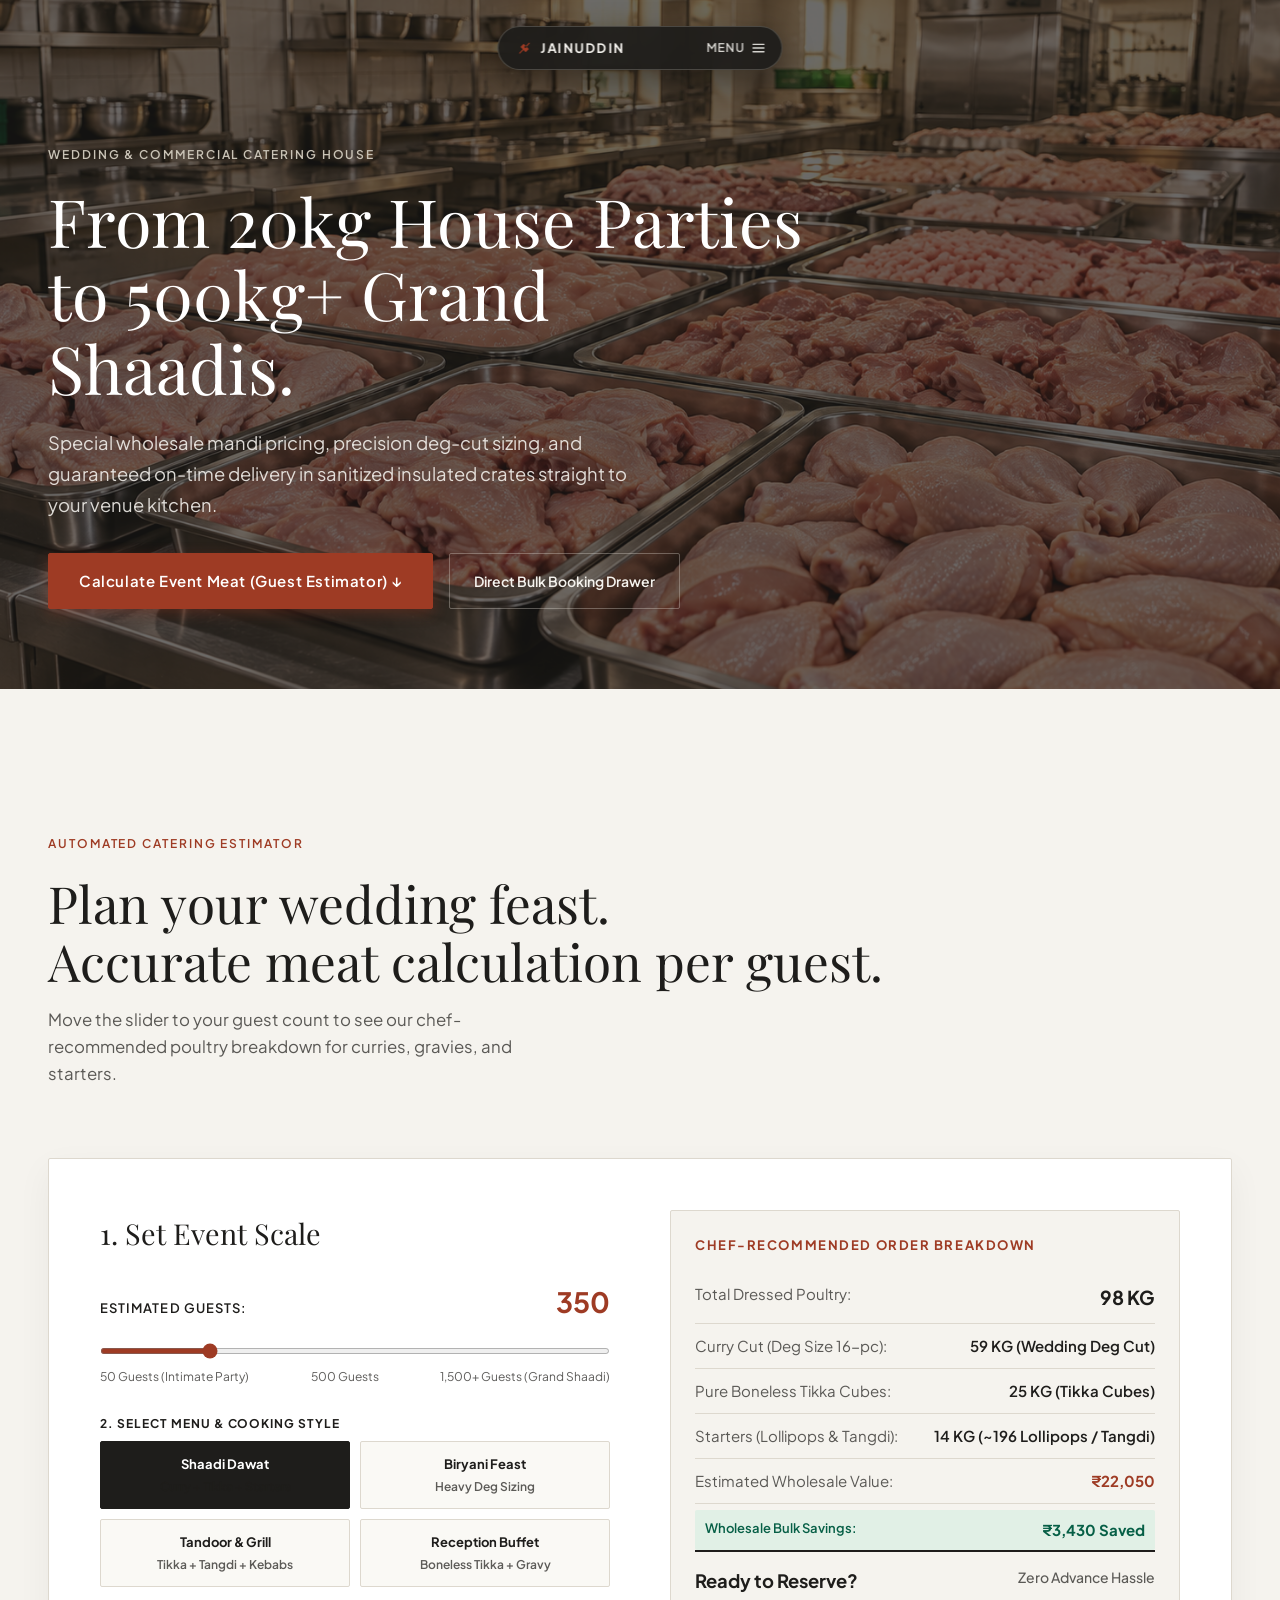
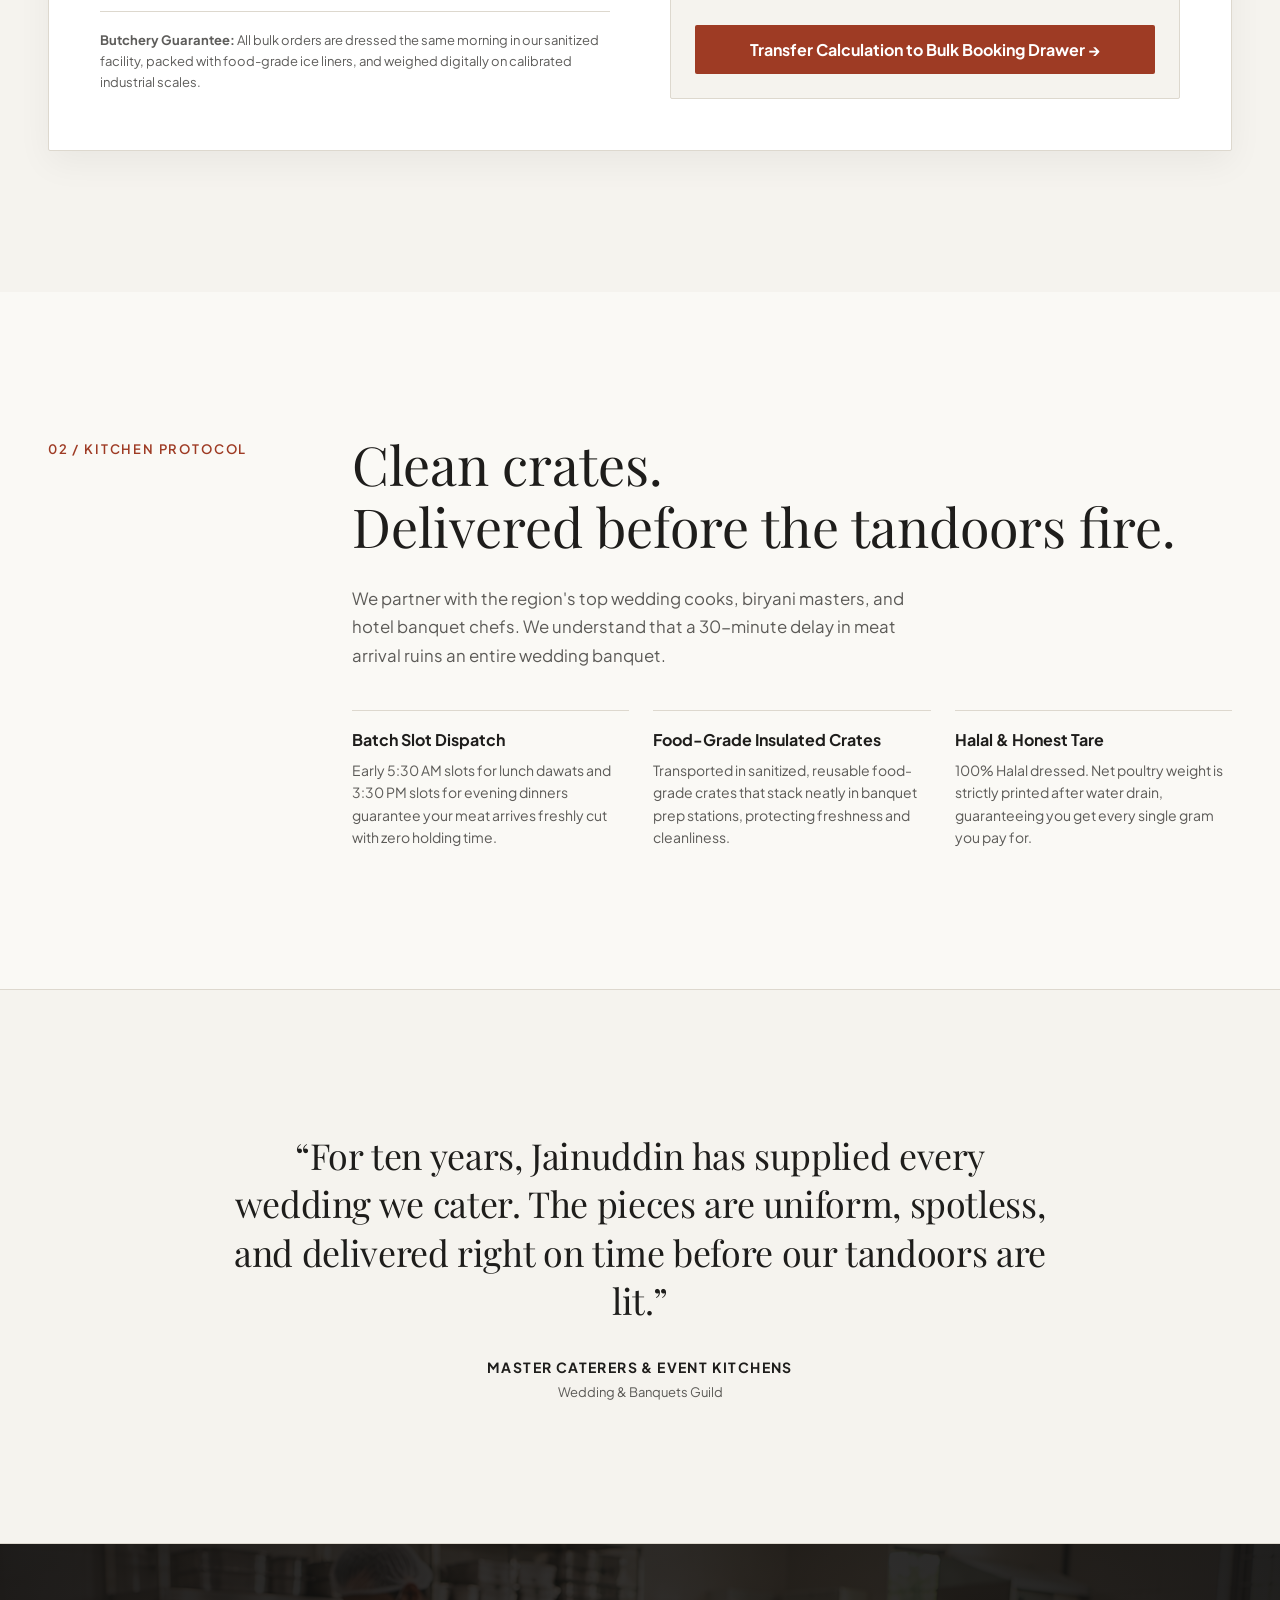
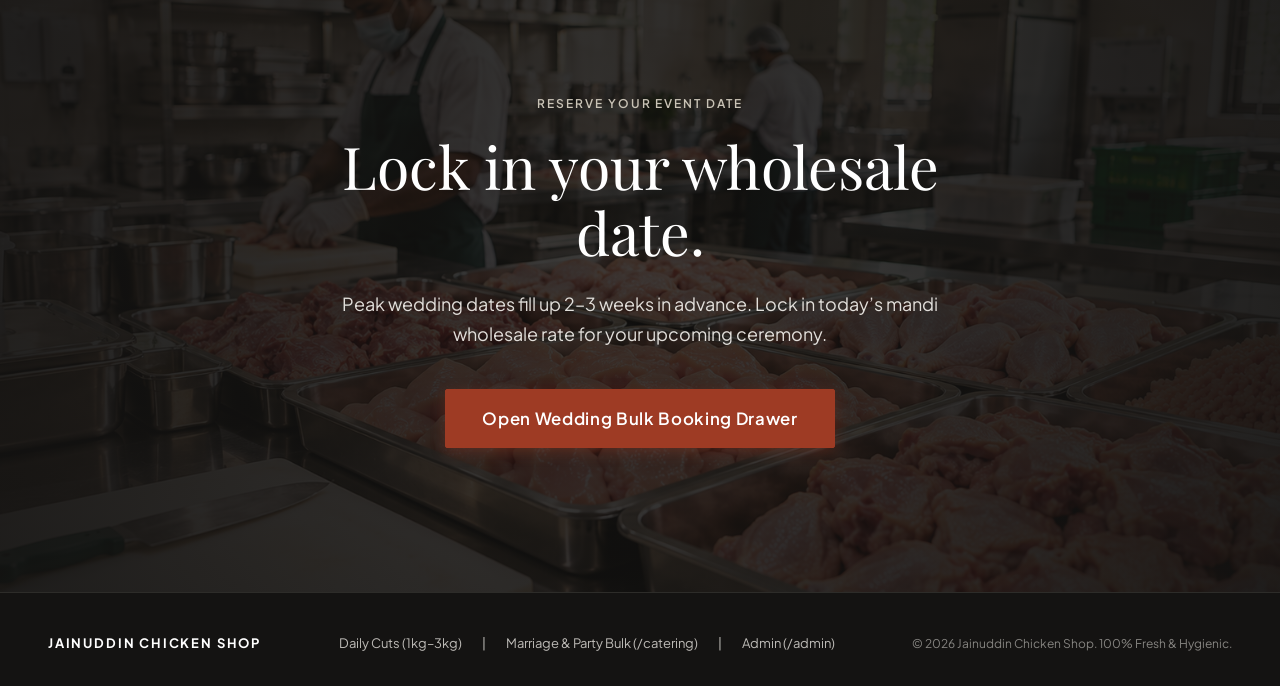
<file: catering.html>
<!DOCTYPE html>
<html lang="en">
<head>
  <meta charset="UTF-8">
  <meta name="viewport" content="width=device-width, initial-scale=1.0">
  <title>Marriage &amp; Bulk Party Catering | Jainuddin Chicken Shop</title>
  <meta name="description" content="Premier fresh poultry supplier and bulk catering butcher. Daily fresh chicken cuts (Curry Cut, Boneless, Lollipop, Legs, Keema) for home kitchens and 20kg to 500kg+ wedding catering.">
  
  <!-- Modern Typography Fonts -->
  <link rel="preconnect" href="https://fonts.googleapis.com">
  <link rel="preconnect" href="https://fonts.gstatic.com" crossorigin>
  <link href="https://fonts.googleapis.com/css2?family=Playfair+Display:ital,wght@0,400;0,500;0,600;1,400&family=Plus+Jakarta+Sans:wght@400;500;600;700&display=swap" rel="stylesheet">
  
  <!-- 5-Way Design System Stylesheet -->
  <link rel="stylesheet" href="./css/site.css">
</head>
<body>

  <!-- FLOATING PILL NAVBAR OVER HERO -->
  <header class="floating-nav-container" id="navContainer">
    <nav class="floating-pill" id="floatingPill" role="navigation" aria-label="Main Navigation" aria-expanded="false">
      <div class="pill-brand">
        <!-- Artisanal Cleaver / Crest SVG -->
        <svg viewBox="0 0 24 24" aria-hidden="true">
          <path d="M19.78 4.22a.75.75 0 0 0-1.06 0L14 8.94 11.06 6A.75.75 0 0 0 10 6.22L6.22 10a.75.75 0 0 0 .22 1.06L9.38 14 4.22 19.16a.75.75 0 0 0 1.06 1.06L10.5 15l2.94 2.94a.75.75 0 0 0 1.06-.22L18.28 14a.75.75 0 0 0-.22-1.06L15.12 10l4.66-4.72a.75.75 0 0 0 0-1.06zM13.5 12.44l-1.94-1.94 1.94-1.94 1.94 1.94-1.94 1.94z"/>
        </svg>
        <span>JAINUDDIN</span>
      </div>

      <div class="pill-menu-trigger">
        <span>Menu</span>
        <svg viewBox="0 0 16 16" fill="currentColor" aria-hidden="true">
          <path fill-rule="evenodd" d="M1.75 4.5h12.5a.75.75 0 0 0 0-1.5H1.75a.75.75 0 0 0 0 1.5zm0 4.25h12.5a.75.75 0 0 0 0-1.5H1.75a.75.75 0 0 0 0 1.5zm0 4.25h12.5a.75.75 0 0 0 0-1.5H1.75a.75.75 0 0 0 0 1.5z"/>
        </svg>
      </div>
    </nav>

    <!-- Floating Dropdown Panel -->
    <div class="floating-menu-panel" id="floatingMenuPanel" role="menu">
      <a href="./index.html#daily-cuts" class="menu-item" role="menuitem">
        <span>Daily Cuts (1kg–3kg)</span>
        <span style="font-size: 0.7rem; color: var(--terracotta);">₹ Live</span>
      </a>
      <a href="./index.html#gallery-strip" class="menu-item" role="menuitem">
        <span>Cut Gallery</span>
      </a>
      <a href="./index.html#craft-standard" class="menu-item" role="menuitem">
        <span>Hygiene & The Craft</span>
      </a>
      <a href="./catering.html" class="menu-item" role="menuitem" style="font-weight: 600;">
        <span>Marriage & Party Bulk</span>
        <span style="font-size: 0.65rem; background: var(--terracotta); color: #fff; padding: 2px 6px; border-radius: 2px;">500kg+</span>
      </a>
      <div class="menu-divider"></div>
      <a href="./admin.html" class="menu-item" role="menuitem">
        <span>Mandi Rates & Admin</span>
      </a>
      <a href="#order" class="menu-item menu-item-cta" data-open-drawer data-drawer-mode="retail" role="menuitem">
        Quick Daily Order →
      </a>
    </div>
  </header>


<main id="mainContent">

  <!-- CATERING HERO HEADER -->
  <section class="catering-hero-header">
    <div class="catering-hero-bg">
      <img src="./assets/images/Industrial Kitchen Chicken Preparation.png" alt="Industrial catering chicken prep table" loading="eager">
    </div>

    <div class="container">
      <div class="catering-hero-content">
        <span class="eyebrow eyebrow-light">
          WEDDING &amp; COMMERCIAL CATERING HOUSE
        </span>
        <h1>
          From 20kg House Parties to 500kg+ Grand Shaadis.
        </h1>
        <p class="body-editorial" style="color: rgba(245, 243, 238, 0.88); max-width: 600px; font-size: 1.15rem; margin-bottom: 2rem;">
          Special wholesale mandi pricing, precision deg-cut sizing, and guaranteed on-time delivery in sanitized insulated crates straight to your venue kitchen.
        </p>

        <div style="display: flex; gap: 16px; flex-wrap: wrap;">
          <a href="#estimator" class="btn-primary">
            Calculate Event Meat (Guest Estimator) ↓
          </a>
          <button type="button" class="btn-quote-outline" data-open-drawer data-drawer-mode="bulk">
            Direct Bulk Booking Drawer
          </button>
        </div>
      </div>
    </div>
  </section>

  <!-- INTERACTIVE WEDDING & PARTY MEAT ESTIMATOR TOOL -->
  <section class="estimator-section" id="estimator">
    <div class="container">
      <div class="section-header-compact">
        <span class="eyebrow">AUTOMATED CATERING ESTIMATOR</span>
        <h2>
          Plan your wedding feast.<br>
          Accurate meat calculation per guest.
        </h2>
        <p>
          Move the slider to your guest count to see our chef-recommended poultry breakdown for curries, gravies, and starters.
        </p>
      </div>

      <div class="estimator-card">
        <div class="estimator-grid">
          
          <!-- Controls -->
          <div class="estimator-controls">
            <h3>1. Set Event Scale</h3>

            <!-- Guest Slider -->
            <div class="slider-group">
              <div class="slider-label-row">
                <span style="font-weight: 600; text-transform: uppercase; font-size: 0.8125rem; letter-spacing: 0.08em; color: var(--charcoal);">
                  Estimated Guests:
                </span>
                <span class="slider-val-display" id="guestDisplayVal">350</span>
              </div>
              <input type="range" class="estimator-slider" id="guestSlider" min="50" max="1500" step="25" value="350">
              <div style="display: flex; justify-content: space-between; font-size: 0.75rem; color: var(--text-muted); margin-top: 6px;">
                <span>50 Guests (Intimate Party)</span>
                <span>500 Guests</span>
                <span>1,500+ Guests (Grand Shaadi)</span>
              </div>
            </div>

            <!-- Feast Style -->
            <div style="margin-top: 28px;">
              <label class="form-label">2. Select Menu &amp; Cooking Style</label>
              <div class="event-type-pills">
                <div class="event-pill is-active" data-event="dawat">
                  <strong>Shaadi Dawat</strong>
                  <div style="font-size: 0.75rem; color: var(--text-muted); margin-top: 2px;">Curry + Tikka + Starters</div>
                </div>
                <div class="event-pill" data-event="biryani">
                  <strong>Biryani Feast</strong>
                  <div style="font-size: 0.75rem; color: var(--text-muted); margin-top: 2px;">Heavy Deg Sizing</div>
                </div>
                <div class="event-pill" data-event="tandoor">
                  <strong>Tandoor &amp; Grill</strong>
                  <div style="font-size: 0.75rem; color: var(--text-muted); margin-top: 2px;">Tikka + Tangdi + Kebabs</div>
                </div>
                <div class="event-pill" data-event="reception">
                  <strong>Reception Buffet</strong>
                  <div style="font-size: 0.75rem; color: var(--text-muted); margin-top: 2px;">Boneless Tikka + Gravy</div>
                </div>
              </div>
            </div>

            <!-- Commercial Prep Standards Notice -->
            <div style="border-top: 1px solid var(--limestone); padding-top: 18px; margin-top: 24px; font-size: 0.8125rem; color: var(--text-muted);">
              <strong>Butchery Guarantee:</strong> All bulk orders are dressed the same morning in our sanitized facility, packed with food-grade ice liners, and weighed digitally on calibrated industrial scales.
            </div>
          </div>

          <!-- Live Breakdown Results -->
          <div class="estimator-results">
            <h4>Chef-Recommended Order Breakdown</h4>

            <div class="calc-breakdown-row">
              <span style="color: var(--text-muted);">Total Dressed Poultry:</span>
              <strong id="estTotalKg" style="font-size: 1.2rem; color: var(--charcoal);">98 KG</strong>
            </div>

            <div class="calc-breakdown-row">
              <span style="color: var(--text-muted);">Curry Cut (Deg Size 16-pc):</span>
              <span id="estCurryCut" style="font-weight: 600;">59 KG</span>
            </div>

            <div class="calc-breakdown-row">
              <span style="color: var(--text-muted);">Pure Boneless Tikka Cubes:</span>
              <span id="estBoneless" style="font-weight: 600;">25 KG</span>
            </div>

            <div class="calc-breakdown-row">
              <span style="color: var(--text-muted);">Starters (Lollipops &amp; Tangdi):</span>
              <span id="estStarters" style="font-weight: 600;">14 KG (~196 pcs)</span>
            </div>

            <div class="calc-breakdown-row">
              <span style="color: var(--text-muted);">Estimated Wholesale Value:</span>
              <span id="estWholesaleTotal" style="font-weight: 700; color: var(--terracotta);">₹22,050</span>
            </div>

            <div class="calc-breakdown-row" style="background: rgba(52, 211, 153, 0.1); padding: 8px 10px; border-radius: 2px; border: none; margin-top: 6px;">
              <span style="color: #065F46; font-size: 0.8125rem; font-weight: 600;">Wholesale Bulk Savings:</span>
              <span id="estSavings" style="font-weight: 700; color: #065F46;">₹3,430 Saved</span>
            </div>

            <div class="calc-breakdown-row total-row">
              <span>Ready to Reserve?</span>
              <span style="font-size: 0.875rem; font-weight: 500; color: var(--text-muted);">Zero Advance Hassle</span>
            </div>

            <button type="button" class="btn-book-calculated" id="btnBookEstimator">
              Transfer Calculation to Bulk Booking Drawer →
            </button>
          </div>

        </div>
      </div>
    </div>
  </section>

  <!-- COMMERCIAL CATERING PREP & PROTOCOLS -->
  <section class="section-standard" style="background: var(--bg-card);">
    <div class="container">
      <div class="standard-grid">
        <div class="standard-label">
          02 / KITCHEN PROTOCOL
        </div>

        <div class="standard-content">
          <h2>
            Clean crates.<br>
            Delivered before the tandoors fire.
          </h2>

          <p class="standard-lead">
            We partner with the region's top wedding cooks, biryani masters, and hotel banquet chefs. We understand that a 30-minute delay in meat arrival ruins an entire wedding banquet.
          </p>

          <div style="display: grid; grid-template-columns: repeat(auto-fit, minmax(260px, 1fr)); gap: 24px; margin-top: 2.5rem;">
            <div style="border-top: 1px solid var(--limestone); padding-top: 16px;">
              <h4 style="font-family: var(--font-sans); font-size: 1rem; margin-bottom: 6px;">Batch Slot Dispatch</h4>
              <p style="font-size: 0.875rem; color: var(--text-muted); line-height: 1.6;">
                Early 5:30 AM slots for lunch dawats and 3:30 PM slots for evening dinners guarantee your meat arrives freshly cut with zero holding time.
              </p>
            </div>

            <div style="border-top: 1px solid var(--limestone); padding-top: 16px;">
              <h4 style="font-family: var(--font-sans); font-size: 1rem; margin-bottom: 6px;">Food-Grade Insulated Crates</h4>
              <p style="font-size: 0.875rem; color: var(--text-muted); line-height: 1.6;">
                Transported in sanitized, reusable food-grade crates that stack neatly in banquet prep stations, protecting freshness and cleanliness.
              </p>
            </div>

            <div style="border-top: 1px solid var(--limestone); padding-top: 16px;">
              <h4 style="font-family: var(--font-sans); font-size: 1rem; margin-bottom: 6px;">Halal &amp; Honest Tare</h4>
              <p style="font-size: 0.875rem; color: var(--text-muted); line-height: 1.6;">
                100% Halal dressed. Net poultry weight is strictly printed after water drain, guaranteeing you get every single gram you pay for.
              </p>
            </div>
          </div>
        </div>
      </div>
    </div>
  </section>

  <!-- MASTER CHEF CATERER TESTIMONIAL -->
  <section class="minimal-testimonial-section">
    <div class="container">
      <div class="testimonial-inner">
        <blockquote class="testimonial-text">
          “For ten years, Jainuddin has supplied every wedding we cater. The pieces are uniform, spotless, and delivered right on time before our tandoors are lit.”
        </blockquote>
        <div class="testimonial-author">
          Master Caterers &amp; Event Kitchens
        </div>
        <div class="testimonial-role">
          Wedding &amp; Banquets Guild
        </div>
      </div>
    </div>
  </section>

  <!-- DIRECT ACTION -->
  <section class="final-cta-section">
    <div class="final-cta-media">
      <img src="./assets/images/Hygienic Commercial Chicken Prep Kitchen.png" alt="Commercial prep kitchen at Jainuddin Chicken Shop" loading="lazy">
    </div>
    <div class="final-cta-scrim"></div>

    <div class="container">
      <div class="final-cta-content">
        <span class="eyebrow eyebrow-light">RESERVE YOUR EVENT DATE</span>
        <h2>Lock in your wholesale date.</h2>
        <p>
          Peak wedding dates fill up 2–3 weeks in advance. Lock in today’s mandi wholesale rate for your upcoming ceremony.
        </p>

        <button type="button" class="btn-primary" data-open-drawer data-drawer-mode="bulk" style="font-size: 1.05rem; padding: 18px 36px;">
          Open Wedding Bulk Booking Drawer
        </button>
      </div>
    </div>
  </section>

</main>

  <!-- TINY MINIMALIST FOOTER -->
  <footer class="tiny-footer" role="contentinfo">
    <div class="container footer-inner">
      <div class="footer-brand">
        JAINUDDIN CHICKEN SHOP
      </div>

      <nav class="footer-nav" aria-label="Footer Links">
        <a href="./index.html#daily-cuts">Daily Cuts (1kg–3kg)</a>
        <span>|</span>
        <a href="./catering.html">Marriage & Party Bulk (/catering)</a>
        <span>|</span>
        <a href="./admin.html">Admin (/admin)</a>
      </nav>

      <div class="footer-copy">
        © 2026 Jainuddin Chicken Shop. 100% Fresh & Hygienic.
      </div>
    </div>
  </footer>

  <!-- Include Slide-Over Order Drawer Partial -->
  <!-- SLIDE-OVER ARCHITECTURAL ORDER & CATERING DRAWER -->
<div class="drawer-backdrop" id="drawerBackdrop" aria-hidden="true">
  <div class="drawer-panel" id="drawerPanel" role="dialog" aria-modal="true" aria-labelledby="drawerTitle">
    
    <!-- Drawer Header -->
    <div class="drawer-header">
      <div class="drawer-title-box">
        <h3 id="drawerTitle">Jainuddin Fresh Order</h3>
        <p>Direct Counter & Event Booking</p>
      </div>
      <button type="button" class="drawer-close-btn" id="drawerCloseBtn" aria-label="Close Order Drawer">
        ✕
      </button>
    </div>

    <!-- Dual Mode Tabs -->
    <div class="drawer-tabs">
      <button type="button" class="drawer-tab is-active" id="tabRetail">
        Daily Shop (1–5 KG)
      </button>
      <button type="button" class="drawer-tab" id="tabBulk">
        Marriage Bulk (15–500+ KG)
      </button>
    </div>

    <!-- TAB 1: DAILY RETAIL ORDER (1kg - 5kg+) -->
    <div class="drawer-body" id="drawerBodyRetail">
      <form id="drawerRetailForm">
        
        <!-- Cut Selection -->
        <div class="form-group">
          <label class="form-label" for="drawerCutSelect">Select Master Cut</label>
          <select id="drawerCutSelect" class="form-control" required>
            
              
                <option value="curry-cut" data-rate="220">
                  Chicken Curry Cut — ₹220/kg (Skinless / With Skin)
                </option>
              
                <option value="boneless" data-rate="340">
                  Pure Chicken Boneless — ₹340/kg (Breast Fillets / Thigh Tikka Cubes)
                </option>
              
                <option value="drumsticks" data-rate="280">
                  Chicken Legs &amp; Tangdi Drumsticks — ₹280/kg (Full Leg Quarters / Drumsticks)
                </option>
              
                <option value="lollipop" data-rate="310">
                  Chicken Lollipop — ₹310/kg (Frenched Party Cut)
                </option>
              
                <option value="wings" data-rate="240">
                  Chicken Wings — ₹240/kg (Whole / Mid-Joint Party Wings)
                </option>
              
                <option value="keema" data-rate="350">
                  Chicken Keema &amp; Specials — ₹350/kg (Fine Double Mince / Fresh Liver &amp; Gizzard)
                </option>
              
                <option value="whole-chicken" data-rate="200">
                  Whole Dressed Chicken — ₹200/kg (Tandoori / Chargha Cut (800g – 1.4kg))
                </option>
              
            
          </select>
        </div>

        <!-- Quick Weight Tier Selector -->
        <div class="form-group">
          <label class="form-label">Pick Weight Tier</label>
          <div class="weight-selector-grid">
            <button type="button" class="weight-pill-btn drawer-weight-pill is-active" data-weight="1">1 KG</button>
            <button type="button" class="weight-pill-btn drawer-weight-pill" data-weight="2">2 KG</button>
            <button type="button" class="weight-pill-btn drawer-weight-pill" data-weight="3">3 KG</button>
            <button type="button" class="weight-pill-btn drawer-weight-pill" data-weight="5">5 KG</button>
          </div>
          <div class="custom-weight-row">
            <label for="drawerCustomWeight" style="font-size: 0.75rem; color: var(--text-muted); text-transform: uppercase;">Exact KG:</label>
            <input type="number" id="drawerCustomWeight" class="form-control" value="1" min="0.5" max="25" step="0.5" style="width: 110px;">
          </div>
        </div>

        <!-- Preparation Specification -->
        <div class="form-group">
          <label class="form-label" for="retailPrepNote">Custom Butchery Prep Note</label>
          <select id="retailPrepNote" class="form-control">
            <option value="Standard Clean Cut">Standard Clean Cut</option>
            <option value="Skinless (Clean Fat Trimmed)">Skinless (Clean Fat Trimmed)</option>
            <option value="With Skin (Crisp Cut)">With Skin (Crisp Cut)</option>
            <option value="Small Curry Pieces (18-pc Cut)">Small Curry Pieces (18-pc Cut)</option>
            <option value="Medium Curry Pieces (14-pc Cut)">Medium Curry Pieces (14-pc Cut)</option>
            <option value="Bite-Sized Tikka Cubes">Bite-Sized Tikka Cubes</option>
            <option value="Deep Tandoori Score Slits">Deep Tandoori Score Slits</option>
            <option value="Frenched Lollipop Sticks">Frenched Lollipop Sticks</option>
          </select>
        </div>

        <!-- Live Price Calculation Box -->
        <div class="drawer-price-summary">
          <div>
            <div class="price-summary-label">Estimated Total</div>
            <div class="price-summary-calc" id="drawerDisplayCalc">1 kg × ₹220/kg</div>
          </div>
          <div class="price-summary-value" id="drawerDisplayTotal">₹220</div>
        </div>

        <!-- Customer Details -->
        <div class="form-group">
          <label class="form-label" for="retailCustomerName">Your Name</label>
          <input type="text" id="retailCustomerName" class="form-control" placeholder="e.g. Imran Khan" required>
        </div>

        <div class="form-group">
          <label class="form-label" for="retailPhone">Phone / WhatsApp Number</label>
          <input type="tel" id="retailPhone" class="form-control" placeholder="+91 98XXX XXXXX" required>
        </div>

        <!-- Fulfillment Toggle -->
        <div class="form-group">
          <label class="form-label">Order Type</label>
          <div style="display: flex; gap: 20px; font-size: 0.875rem;">
            <label style="display: flex; align-items: center; gap: 6px; cursor: pointer;">
              <input type="radio" name="fulfillment" value="pickup" checked> Shop Pickup
            </label>
            <label style="display: flex; align-items: center; gap: 6px; cursor: pointer;">
              <input type="radio" name="fulfillment" value="delivery"> Local Home Delivery
            </label>
          </div>
        </div>

        <div class="form-group">
          <label class="form-label" for="retailAddress">Delivery Address / Pickup Slot</label>
          <input type="text" id="retailAddress" class="form-control" placeholder="House/Flat No, Landmark or Counter Pickup time" value="Shop Counter Pickup">
        </div>

        <div class="drawer-footer" style="margin: 0 -28px -24px; padding: 20px 28px;">
          <button type="submit" class="btn-drawer-submit">
            Place Daily Order (₹ Instant Save)
          </button>
        </div>
      </form>
    </div>

    <!-- TAB 2: MARRIAGE & BULK CATERING BOOKING (15kg - 500kg+) -->
    <div class="drawer-body" id="drawerBodyBulk" style="display: none;">
      <form id="drawerBulkForm">
        
        <div style="background: rgba(158, 59, 36, 0.08); border-left: 3px solid var(--terracotta); padding: 12px 14px; margin-bottom: 20px; font-size: 0.8125rem;">
          <strong>Wholesale Mandi Rates Applied:</strong> Sanitized crate delivery directly to your marriage venue kitchen.
        </div>

        <div class="form-group">
          <label class="form-label" for="bulkHostName">Host / Master Caterer Name</label>
          <input type="text" id="bulkHostName" class="form-control" placeholder="e.g. Haji Rafiq Qureshi" required>
        </div>

        <div class="form-group">
          <label class="form-label" for="bulkPhone">Phone / WhatsApp</label>
          <input type="tel" id="bulkPhone" class="form-control" placeholder="+91 98XXX XXXXX" required>
        </div>

        <div style="display: grid; grid-template-columns: 1fr 1fr; gap: 12px;">
          <div class="form-group">
            <label class="form-label" for="bulkEventDate">Wedding / Event Date</label>
            <input type="date" id="bulkEventDate" class="form-control" required>
          </div>
          <div class="form-group">
            <label class="form-label" for="bulkEventTime">Delivery Batch Slot</label>
            <select id="bulkEventTime" class="form-control">
              <option value="05:30 AM (Early Morning)">05:30 AM (Morning Dawat)</option>
              <option value="08:00 AM (Standard Morning)">08:00 AM (Morning Prep)</option>
              <option value="03:30 PM (Evening Reception)">03:30 PM (Dinner Feast)</option>
              <option value="06:00 PM (Late Night Tandoor)">06:00 PM (Tandoor Starters)</option>
            </select>
          </div>
        </div>

        <div class="form-group">
          <label class="form-label" for="bulkVenue">Marriage Palace / Banquet Hall</label>
          <input type="text" id="bulkVenue" class="form-control" placeholder="e.g. Grand Noor Palace, Civil Lines" required>
        </div>

        <div style="display: grid; grid-template-columns: 1fr 1fr; gap: 12px;">
          <div class="form-group">
            <label class="form-label" for="bulkGuestCount">Estimated Guests</label>
            <input type="number" id="bulkGuestCount" class="form-control" placeholder="e.g. 400" min="20" max="5000">
          </div>
          <div class="form-group">
            <label class="form-label" for="bulkTotalKg">Total Poultry (KG)</label>
            <input type="number" id="bulkTotalKg" class="form-control" placeholder="e.g. 120" min="15" max="2000" required>
          </div>
        </div>

        <div class="form-group">
          <label class="form-label" for="bulkBreakdown">Cuts Breakdown & Butchery Instructions</label>
          <textarea id="bulkBreakdown" class="form-control" rows="3" placeholder="e.g. 70kg Curry Cut (16-pc wedding deg size) + 30kg Tikka Boneless + 20kg Lollipops"></textarea>
        </div>

        <div class="form-group">
          <label class="form-label" for="bulkNotes">Special Crate / Ice Packing Notes</label>
          <input type="text" id="bulkNotes" class="form-control" placeholder="e.g. Deliver in 2 batches, deg kitchen entrance">
        </div>

        <div class="drawer-footer" style="margin: 0 -28px -24px; padding: 20px 28px;">
          <button type="submit" class="btn-drawer-submit">
            Confirm Bulk Catering Booking
          </button>
        </div>
      </form>
    </div>

    <!-- ORDER SUCCESS CONFIRMATION -->
    <div class="order-success-box" id="orderSuccessBox">
      <div class="success-icon">✓</div>
      <h4 style="font-family: var(--font-serif); font-size: 1.6rem; margin-bottom: 8px;">Order Recorded</h4>
      <p style="font-size: 0.875rem; color: var(--text-muted); margin-bottom: 14px;">
        Order Ref: <strong id="successOrderId" style="color: var(--charcoal);"></strong>
      </p>
      <p id="successDetails" style="font-size: 0.9375rem; margin-bottom: 24px; color: var(--charcoal);"></p>

      <div style="border-top: 1px solid var(--limestone); padding-top: 20px;">
        <p style="font-size: 0.8125rem; color: var(--text-muted); margin-bottom: 8px;">
          For instant kitchen confirmation and live batch tracking:
        </p>
        <a id="whatsappConfirmBtn" href="#" target="_blank" rel="noopener noreferrer" class="btn-whatsapp-confirm">
          <!-- WhatsApp SVG -->
          <svg width="20" height="20" viewBox="0 0 24 24" fill="currentColor">
            <path d="M12.04 2c-5.46 0-9.91 4.45-9.91 9.91 0 1.75.46 3.45 1.32 4.95L2.05 22l5.25-1.38c1.45.79 3.08 1.21 4.74 1.21 5.46 0 9.91-4.45 9.91-9.91 0-2.65-1.03-5.14-2.9-7.01A9.816 9.816 0 0 0 12.04 2zm.01 1.67c2.2 0 4.26.86 5.82 2.42a8.18 8.18 0 0 1 2.41 5.82c0 4.54-3.7 8.24-8.24 8.24-1.44 0-2.85-.38-4.09-1.1l-.29-.17-3.12.82.83-3.04-.19-.31a8.14 8.14 0 0 1-1.25-4.44c0-4.54 3.7-8.24 8.24-8.24zm4.51 11.66c-.25-.13-1.47-.72-1.7-.81-.23-.08-.39-.13-.56.13-.17.25-.64.81-.79.98-.14.17-.29.19-.54.06-.25-.13-1.06-.39-2.02-1.25-.75-.67-1.26-1.5-1.4-1.75-.15-.25-.02-.39.11-.51.11-.11.25-.29.38-.44.13-.15.17-.25.25-.42.08-.17.04-.31-.02-.44-.06-.13-.56-1.35-.77-1.85-.2-.49-.41-.42-.56-.43h-.48c-.17 0-.44.06-.67.31-.23.25-.88.86-.88 2.1 0 1.24.9 2.44 1.03 2.61.13.17 1.78 2.71 4.3 3.8 2.53 1.09 2.53.73 2.98.69.46-.04 1.47-.6 1.68-1.18.21-.59.21-1.09.15-1.19-.06-.09-.23-.15-.48-.27z"/>
          </svg>
          Confirm with Shop via WhatsApp
        </a>
      </div>
    </div>

  </div>
</div>


  <!-- Vanilla Client Core JS -->
  <script src="./js/site.js"></script>
</body>
</html>
</file>
<file: css/site.css>
/* ==========================================================================
   JAINUDDIN CHICKEN SHOP — 5-WAY DESIGN SYSTEM
   Artisanal Craft Butchery × Michelin-Star Prep Table × Modern Culinary Journal
   ========================================================================== */

/* --------------------------------------------------------------------------
   1. DESIGN TOKENS & COLOUR SYSTEM (60 / 30 / 10 PRINCIPLE)
   -------------------------------------------------------------------------- */
:root {
  /* 60% — Butcher Paper / Warm Alabaster Neutral */
  --bg-primary: #F5F3EE;
  --bg-secondary: #EFECE4;
  --bg-card: #FAF9F5;

  /* 30% — Cast Iron Charcoal */
  --charcoal: #1E1D1B;
  --charcoal-soft: #2B2A27;
  --charcoal-deep: #141312;
  --text-primary: #1E1D1B;
  --text-muted: rgba(30, 29, 27, 0.72);
  --text-light: #F5F3EE;
  --text-light-muted: rgba(245, 243, 238, 0.75);

  /* 10% — Roasted Terracotta / Crimson Spice */
  --terracotta: #9E3B24;
  --terracotta-hover: #B5452C;
  --terracotta-soft: rgba(158, 59, 36, 0.12);

  /* Supporting Limestone Hairlines */
  --limestone: #DDD8CE;
  --limestone-dark: #C9C3B6;
  --limestone-light: #ECE7DE;

  /* Typography Stacks */
  --font-serif: "Playfair Display", "Iowan Old Style", Baskerville, "Palatino Linotype", Georgia, serif;
  --font-sans: "Plus Jakarta Sans", Inter, -apple-system, BlinkMacSystemFont, "Segoe UI", Roboto, Helvetica, Arial, sans-serif;

  /* Vertical Rhythm & Whitespace */
  --space-section: clamp(80px, 11vw, 150px);
  --space-gap: clamp(40px, 6vw, 90px);
  --paragraph-width: 480px;

  /* Transitions */
  --ease-culinary: cubic-bezier(0.2, 0, 0.1, 1);
  --duration-quick: 180ms;
  --duration-smooth: 280ms;
}

/* --------------------------------------------------------------------------
   2. RESET & BASE STYLES
   -------------------------------------------------------------------------- */
*, *::before, *::after {
  box-sizing: border-box;
  margin: 0;
  padding: 0;
}

html {
  font-size: 16px;
  scroll-behavior: smooth;
  -webkit-font-smoothing: antialiased;
  -moz-osx-font-smoothing: grayscale;
  background-color: var(--bg-primary);
  color: var(--text-primary);
}

body {
  font-family: var(--font-sans);
  font-size: 1rem;
  line-height: 1.6;
  background-color: var(--bg-primary);
  color: var(--text-primary);
  overflow-x: hidden;
  position: relative;
}

img {
  display: block;
  max-width: 100%;
  height: auto;
  border-radius: 2px;
  object-fit: cover;
}

a {
  color: inherit;
  text-decoration: none;
}

button, input, select, textarea {
  font-family: inherit;
  font-size: inherit;
  color: inherit;
}

/* --------------------------------------------------------------------------
   3. TYPOGRAPHY SYSTEM
   -------------------------------------------------------------------------- */
.editorial-serif {
  font-family: var(--font-serif);
  font-weight: 400;
  letter-spacing: -0.015em;
  line-height: 1.15;
}

.neutral-sans {
  font-family: var(--font-sans);
}

.eyebrow {
  font-family: var(--font-sans);
  font-size: 0.75rem;
  font-weight: 600;
  letter-spacing: 0.16em;
  text-transform: uppercase;
  color: var(--terracotta);
  display: inline-block;
  margin-bottom: 1.25rem;
}

.eyebrow-light {
  color: var(--limestone-dark);
}

.section-statement {
  font-family: var(--font-serif);
  font-size: clamp(2rem, 3.8vw, 3.4rem);
  font-weight: 400;
  line-height: 1.18;
  letter-spacing: -0.015em;
  color: var(--charcoal);
  margin-bottom: 1.5rem;
}

.body-editorial {
  font-family: var(--font-sans);
  font-size: clamp(1rem, 1.2vw, 1.125rem);
  line-height: 1.68;
  color: var(--text-muted);
  max-width: var(--paragraph-width);
}

/* --------------------------------------------------------------------------
   4. FLOATING PILL NAVBAR
   -------------------------------------------------------------------------- */
.floating-nav-container {
  position: fixed;
  top: 26px;
  left: 50%;
  transform: translateX(-50%);
  z-index: 1000;
  width: auto;
}

.floating-pill {
  width: 285px;
  height: 44px;
  background: rgba(30, 29, 27, 0.92);
  backdrop-filter: blur(14px);
  -webkit-backdrop-filter: blur(14px);
  border: 1px solid rgba(221, 216, 206, 0.22);
  border-radius: 9999px;
  display: flex;
  align-items: center;
  justify-content: space-between;
  padding: 0 16px 0 18px;
  box-shadow: 0 12px 32px rgba(0, 0, 0, 0.35);
  cursor: pointer;
  transition: all var(--duration-quick) var(--ease-culinary);
  user-select: none;
}

.floating-pill:hover {
  background: rgba(30, 29, 27, 0.98);
  border-color: rgba(221, 216, 206, 0.4);
  transform: translateY(-1px);
}

.pill-brand {
  display: flex;
  align-items: center;
  gap: 8px;
  color: var(--text-light);
  font-size: 0.8125rem;
  font-weight: 700;
  letter-spacing: 0.12em;
  text-transform: uppercase;
}

.pill-brand svg {
  width: 16px;
  height: 16px;
  fill: currentColor;
  color: var(--terracotta);
}

.pill-menu-trigger {
  display: flex;
  align-items: center;
  gap: 6px;
  color: rgba(245, 243, 238, 0.85);
  font-size: 0.75rem;
  font-weight: 600;
  letter-spacing: 0.08em;
  text-transform: uppercase;
  background: none;
  border: none;
  cursor: pointer;
}

.pill-menu-trigger svg {
  width: 14px;
  height: 14px;
  transition: transform var(--duration-quick) var(--ease-culinary);
}

.floating-pill.is-open .pill-menu-trigger svg {
  transform: rotate(90deg);
}

/* Dropdown Menu */
.floating-menu-panel {
  position: absolute;
  top: calc(100% + 10px);
  left: 50%;
  transform: translateX(-50%) translateY(-6px);
  width: 285px;
  background: rgba(30, 29, 27, 0.97);
  backdrop-filter: blur(16px);
  -webkit-backdrop-filter: blur(16px);
  border: 1px solid rgba(221, 216, 206, 0.22);
  border-radius: 12px;
  padding: 8px 0;
  box-shadow: 0 20px 45px rgba(0, 0, 0, 0.45);
  opacity: 0;
  visibility: hidden;
  transition: opacity var(--duration-quick) var(--ease-culinary),
              transform var(--duration-quick) var(--ease-culinary),
              visibility var(--duration-quick);
  pointer-events: none;
}

.floating-pill.is-open + .floating-menu-panel,
.floating-menu-panel.is-active {
  opacity: 1;
  visibility: visible;
  transform: translateX(-50%) translateY(0);
  pointer-events: auto;
}

.menu-item {
  display: flex;
  align-items: center;
  justify-content: space-between;
  padding: 10px 18px;
  color: var(--text-light);
  font-size: 0.8125rem;
  font-weight: 500;
  letter-spacing: 0.04em;
  transition: background var(--duration-quick) var(--ease-culinary), color var(--duration-quick);
}

.menu-item:hover {
  background: rgba(245, 243, 238, 0.08);
  color: var(--terracotta);
}

.menu-divider {
  height: 1px;
  background: rgba(221, 216, 206, 0.12);
  margin: 6px 0;
}

.menu-item-cta {
  color: #fff;
  background: var(--terracotta);
  margin: 6px 12px 4px;
  border-radius: 6px;
  padding: 9px 14px;
  font-weight: 600;
  text-align: center;
  justify-content: center;
}

.menu-item-cta:hover {
  background: var(--terracotta-hover);
  color: #fff;
}

/* --------------------------------------------------------------------------
   5. HERO SECTION
   -------------------------------------------------------------------------- */
.hero-section {
  position: relative;
  min-height: 100svh;
  display: flex;
  align-items: center;
  overflow: hidden;
  background-color: var(--charcoal-deep);
  color: var(--text-light);
  padding: 120px 0 60px;
}

.hero-background-media {
  position: absolute;
  inset: 0;
  z-index: 1;
}

.hero-background-media img {
  width: 100%;
  height: 100%;
  object-fit: cover;
  object-position: center right;
  border-radius: 0;
  filter: brightness(0.92);
}

.hero-scrim {
  position: absolute;
  inset: 0;
  z-index: 2;
  background: linear-gradient(
    90deg,
    rgba(20, 19, 18, 0.95) 0%,
    rgba(20, 19, 18, 0.88) 36%,
    rgba(20, 19, 18, 0.55) 60%,
    rgba(20, 19, 18, 0.2) 100%
  );
}

.hero-content-wrap {
  position: relative;
  z-index: 3;
  width: 100%;
  max-width: 1320px;
  margin: 0 auto;
  padding: 0 clamp(24px, 5vw, 64px);
}

.hero-inner {
  max-width: 680px;
}

.hero-eyebrow {
  font-family: var(--font-sans);
  font-size: 0.75rem;
  font-weight: 600;
  letter-spacing: 0.18em;
  text-transform: uppercase;
  color: rgba(245, 243, 238, 0.8);
  margin-bottom: 1.5rem;
  display: flex;
  align-items: center;
  gap: 10px;
}

.hero-eyebrow::before {
  content: "";
  display: inline-block;
  width: 24px;
  height: 1px;
  background: var(--terracotta);
}

.hero-headline {
  font-family: var(--font-serif);
  font-size: clamp(3.2rem, 6.8vw, 6.2rem);
  font-weight: 400;
  line-height: 1.06;
  letter-spacing: -0.02em;
  color: #FFFFFF;
  margin-bottom: 1.75rem;
}

.hero-headline span {
  display: block;
}

.hero-description {
  font-family: var(--font-sans);
  font-size: clamp(1.05rem, 1.3vw, 1.25rem);
  line-height: 1.65;
  color: rgba(245, 243, 238, 0.88);
  max-width: 520px;
  margin-bottom: 2.75rem;
}

.hero-actions {
  display: flex;
  align-items: center;
  gap: 24px;
  flex-wrap: wrap;
}

/* Restrained Primary Button */
.btn-primary {
  display: inline-flex;
  align-items: center;
  gap: 10px;
  background: var(--terracotta);
  color: #FFFFFF;
  font-family: var(--font-sans);
  font-size: 0.9375rem;
  font-weight: 600;
  letter-spacing: 0.04em;
  padding: 15px 30px;
  border: 1px solid var(--terracotta);
  border-radius: 2px;
  cursor: pointer;
  transition: all var(--duration-smooth) var(--ease-culinary);
  box-shadow: 0 4px 14px rgba(158, 59, 36, 0.35);
}

.btn-primary:hover {
  background: var(--terracotta-hover);
  border-color: var(--terracotta-hover);
  transform: translateY(-2px);
  box-shadow: 0 8px 24px rgba(158, 59, 36, 0.45);
}

.btn-secondary-link {
  display: inline-flex;
  align-items: center;
  gap: 6px;
  color: rgba(245, 243, 238, 0.85);
  font-family: var(--font-sans);
  font-size: 0.8125rem;
  font-weight: 600;
  letter-spacing: 0.12em;
  text-transform: uppercase;
  transition: color var(--duration-quick);
}

.btn-secondary-link:hover {
  color: var(--terracotta);
}

.hero-live-badge {
  position: absolute;
  bottom: 28px;
  right: clamp(24px, 5vw, 64px);
  z-index: 3;
  display: flex;
  align-items: center;
  gap: 10px;
  background: rgba(20, 19, 18, 0.8);
  backdrop-filter: blur(8px);
  padding: 8px 14px;
  border: 1px solid rgba(221, 216, 206, 0.2);
  border-radius: 2px;
  font-size: 0.75rem;
  color: rgba(245, 243, 238, 0.85);
}

.status-dot {
  width: 8px;
  height: 8px;
  border-radius: 50%;
  background: #34D399;
  box-shadow: 0 0 8px #34D399;
}

/* --------------------------------------------------------------------------
   6. QUIET BUTCHER INTRODUCTION (01 / THE STANDARD)
   -------------------------------------------------------------------------- */
.section-standard {
  padding: var(--space-section) 0;
  background-color: var(--bg-primary);
  border-bottom: 1px solid var(--limestone);
}

.container {
  width: 100%;
  max-width: 1280px;
  margin: 0 auto;
  padding: 0 clamp(20px, 4vw, 48px);
}

.standard-grid {
  display: grid;
  grid-template-columns: 1fr;
  gap: clamp(32px, 5vw, 64px);
}

@media (min-width: 900px) {
  .standard-grid {
    grid-template-columns: 240px 1fr;
    align-items: start;
  }
}

.standard-label {
  font-family: var(--font-sans);
  font-size: 0.8125rem;
  font-weight: 600;
  letter-spacing: 0.14em;
  text-transform: uppercase;
  color: var(--terracotta);
  padding-top: 6px;
}

.standard-content h2 {
  font-family: var(--font-serif);
  font-size: clamp(2.2rem, 4.2vw, 3.8rem);
  font-weight: 400;
  line-height: 1.15;
  color: var(--charcoal);
  margin-bottom: 1.75rem;
}

.standard-lead {
  font-size: clamp(1.05rem, 1.25vw, 1.2rem);
  line-height: 1.7;
  color: var(--text-muted);
  max-width: 580px;
  margin-bottom: 2.5rem;
}

/* Inline Metadata Row with Hairlines (NOT Cards) */
.standard-metadata-row {
  display: flex;
  align-items: center;
  flex-wrap: wrap;
  gap: 20px clamp(20px, 4vw, 36px);
  padding-top: 1.75rem;
  border-top: 1px solid var(--limestone);
}

.meta-pill {
  font-family: var(--font-sans);
  font-size: 0.8125rem;
  font-weight: 600;
  letter-spacing: 0.08em;
  text-transform: uppercase;
  color: var(--charcoal);
  display: flex;
  align-items: center;
  gap: 12px;
}

.meta-pill::after {
  content: "|";
  color: var(--limestone-dark);
  font-weight: 300;
}

.meta-pill:last-child::after {
  display: none;
}

/* --------------------------------------------------------------------------
   7. CONTINUOUS HORIZONTAL CUT GALLERY
   -------------------------------------------------------------------------- */
.gallery-strip-section {
  padding: clamp(40px, 6vw, 70px) 0;
  background-color: var(--bg-primary);
  overflow: hidden;
  position: relative;
}

.gallery-strip-wrapper {
  position: relative;
  width: 100%;
  overflow: hidden;
}

.gallery-strip-track {
  display: flex;
  gap: 14px;
  width: max-content;
  will-change: transform;
}

.gallery-item {
  position: relative;
  height: clamp(200px, 25vw, 310px);
  overflow: hidden;
  border-radius: 2px;
  flex-shrink: 0;
  cursor: pointer;
}

/* Mixed Natural Widths */
.gallery-item.w-narrow { width: clamp(180px, 22vw, 250px); }
.gallery-item.w-medium { width: clamp(240px, 30vw, 360px); }
.gallery-item.w-wide { width: clamp(320px, 40vw, 480px); }
.gallery-item.w-portrait { width: clamp(170px, 20vw, 230px); }

.gallery-item img {
  width: 100%;
  height: 100%;
  object-fit: cover;
  transition: transform var(--duration-smooth) var(--ease-culinary), filter var(--duration-smooth);
}

.gallery-item:hover img {
  transform: scale(1.04);
}

.gallery-cut-badge {
  position: absolute;
  bottom: 12px;
  left: 12px;
  z-index: 2;
  background: rgba(30, 29, 27, 0.88);
  backdrop-filter: blur(8px);
  padding: 6px 12px;
  border-radius: 2px;
  color: var(--text-light);
  font-size: 0.75rem;
  font-weight: 600;
  letter-spacing: 0.04em;
  display: flex;
  align-items: center;
  gap: 6px;
}

.gallery-cut-badge span {
  color: var(--terracotta);
}

/* --------------------------------------------------------------------------
   8. GALLERY STATEMENT MOMENT
   -------------------------------------------------------------------------- */
.gallery-statement-section {
  padding: var(--space-section) 0;
  background-color: var(--bg-primary);
}

.statement-box {
  max-width: 680px;
}

.statement-box h2 {
  font-family: var(--font-serif);
  font-size: clamp(2.2rem, 4vw, 3.6rem);
  font-weight: 400;
  line-height: 1.16;
  color: var(--charcoal);
  margin-bottom: 1.5rem;
}

.statement-box p {
  font-size: clamp(1.05rem, 1.25vw, 1.2rem);
  line-height: 1.7;
  color: var(--text-muted);
}

/* --------------------------------------------------------------------------
   9. CULINARY / MARINATION PORTRAIT SECTION (FULL BLEED)
   -------------------------------------------------------------------------- */
.culinary-portrait-section {
  position: relative;
  min-height: clamp(520px, 78vh, 760px);
  display: flex;
  align-items: flex-end;
  overflow: hidden;
  background-color: var(--charcoal);
  color: var(--text-light);
  padding: clamp(40px, 8vw, 90px) 0;
}

.culinary-media {
  position: absolute;
  inset: 0;
  z-index: 1;
}

.culinary-media img {
  width: 100%;
  height: 100%;
  object-fit: cover;
  object-position: center;
  border-radius: 0;
  filter: brightness(0.85);
}

.culinary-scrim {
  position: absolute;
  inset: 0;
  z-index: 2;
  background: linear-gradient(
    180deg,
    rgba(20, 19, 18, 0.25) 0%,
    rgba(20, 19, 18, 0.7) 60%,
    rgba(20, 19, 18, 0.94) 100%
  );
}

.culinary-quote-wrap {
  position: relative;
  z-index: 3;
  max-width: 760px;
}

.culinary-quote {
  font-family: var(--font-serif);
  font-size: clamp(1.5rem, 2.6vw, 2.4rem);
  font-weight: 400;
  line-height: 1.35;
  letter-spacing: -0.01em;
  color: #FFFFFF;
  margin-bottom: 1.75rem;
}

.culinary-attribution {
  font-family: var(--font-sans);
  font-size: 0.8125rem;
  font-weight: 600;
  letter-spacing: 0.16em;
  text-transform: uppercase;
  color: var(--limestone);
  display: flex;
  align-items: center;
  gap: 12px;
}

.culinary-attribution::before {
  content: "";
  display: inline-block;
  width: 20px;
  height: 1px;
  background: var(--terracotta);
}

/* --------------------------------------------------------------------------
   10. PALE DAILY RETAIL CUTS & 1KG/2KG/3KG SPECIFICATION TABLE
   -------------------------------------------------------------------------- */
.retail-cuts-section {
  padding: var(--space-section) 0;
  background-color: var(--bg-primary);
  border-top: 1px solid var(--limestone);
}

.section-header-compact {
  margin-bottom: clamp(40px, 6vw, 70px);
}

.section-header-compact h2 {
  font-family: var(--font-serif);
  font-size: clamp(2.2rem, 4vw, 3.6rem);
  font-weight: 400;
  line-height: 1.15;
  color: var(--charcoal);
  margin-bottom: 1rem;
}

.section-header-compact p {
  font-size: 1.05rem;
  color: var(--text-muted);
  max-width: 520px;
}

/* Architectural Specification Table */
.cuts-spec-table {
  width: 100%;
  border-top: 1px solid var(--charcoal);
}

.cut-spec-row {
  display: grid;
  grid-template-columns: 1fr;
  padding: clamp(24px, 3.5vw, 36px) 0;
  border-bottom: 1px solid var(--limestone);
  transition: background-color var(--duration-quick);
  gap: 20px;
  align-items: center;
}

@media (min-width: 960px) {
  .cut-spec-row {
    grid-template-columns: 280px 1fr 140px 320px;
    gap: 32px;
  }
}

.cut-spec-identity {
  display: flex;
  flex-direction: column;
  gap: 4px;
}

.cut-spec-name {
  font-family: var(--font-serif);
  font-size: 1.45rem;
  font-weight: 400;
  color: var(--charcoal);
  line-height: 1.25;
}

.cut-spec-variant {
  font-family: var(--font-sans);
  font-size: 0.8125rem;
  font-weight: 600;
  letter-spacing: 0.04em;
  color: var(--terracotta);
}

.cut-spec-details {
  font-size: 0.9375rem;
  line-height: 1.55;
  color: var(--text-muted);
}

.cut-spec-details strong {
  color: var(--charcoal);
  font-weight: 500;
}

.cut-spec-rate {
  display: flex;
  flex-direction: column;
}

.rate-amount {
  font-family: var(--font-sans);
  font-size: 1.5rem;
  font-weight: 700;
  color: var(--charcoal);
  letter-spacing: -0.02em;
}

.rate-unit {
  font-size: 0.75rem;
  font-weight: 500;
  color: var(--text-muted);
  text-transform: uppercase;
  letter-spacing: 0.08em;
}

/* Quick Weight Buttons (1kg, 2kg, 3kg, 5kg) */
.cut-weight-actions {
  display: flex;
  align-items: center;
  gap: 8px;
  flex-wrap: wrap;
}

.btn-weight-tier {
  background: #FFFFFF;
  border: 1px solid var(--limestone);
  color: var(--charcoal);
  padding: 8px 12px;
  font-size: 0.75rem;
  font-weight: 700;
  letter-spacing: 0.08em;
  border-radius: 2px;
  cursor: pointer;
  transition: all var(--duration-quick) var(--ease-culinary);
  white-space: nowrap;
}

.btn-weight-tier:hover {
  background: var(--terracotta);
  border-color: var(--terracotta);
  color: #FFFFFF;
  transform: translateY(-1px);
}

.btn-weight-tier.btn-custom {
  background: transparent;
  border-color: var(--charcoal);
  color: var(--charcoal);
}

.btn-weight-tier.btn-custom:hover {
  background: var(--charcoal);
  color: #FFFFFF;
}

/* --------------------------------------------------------------------------
   11. MARRIAGE, PARTY & BULK CATERING SECTION (CAST-IRON DARK)
   -------------------------------------------------------------------------- */
.bulk-catering-section {
  background-color: var(--charcoal);
  color: var(--text-light);
  padding: var(--space-section) 0;
  position: relative;
  overflow: hidden;
}

.bulk-grid {
  display: grid;
  grid-template-columns: 1fr;
  gap: clamp(40px, 6vw, 70px);
  align-items: center;
}

@media (min-width: 1024px) {
  .bulk-grid {
    grid-template-columns: 1.15fr 0.85fr;
  }
}

.bulk-media-box {
  position: relative;
  min-height: clamp(320px, 45vw, 540px);
  border-radius: 2px;
  overflow: hidden;
  box-shadow: 0 20px 50px rgba(0, 0, 0, 0.45);
}

.bulk-media-box img {
  width: 100%;
  height: 100%;
  object-fit: cover;
  object-position: center;
}

.bulk-media-overlay-tag {
  position: absolute;
  top: 18px;
  left: 18px;
  background: rgba(30, 29, 27, 0.9);
  backdrop-filter: blur(8px);
  border: 1px solid rgba(221, 216, 206, 0.2);
  padding: 8px 14px;
  font-size: 0.75rem;
  font-weight: 600;
  letter-spacing: 0.1em;
  text-transform: uppercase;
  color: var(--text-light);
}

.bulk-copy-box h2 {
  font-family: var(--font-serif);
  font-size: clamp(2.2rem, 3.8vw, 3.6rem);
  font-weight: 400;
  line-height: 1.15;
  color: #FFFFFF;
  margin-bottom: 1.5rem;
}

.bulk-copy-box .lead {
  font-size: 1.1rem;
  line-height: 1.7;
  color: var(--text-light-muted);
  margin-bottom: 2.25rem;
}

/* Hairline Specifications List */
.bulk-specs-list {
  display: flex;
  flex-direction: column;
  gap: 1.5rem;
  margin-bottom: 2.5rem;
  border-top: 1px solid rgba(221, 216, 206, 0.16);
  padding-top: 1.75rem;
}

.bulk-spec-item {
  display: flex;
  flex-direction: column;
  gap: 4px;
}

.bulk-spec-item h4 {
  font-family: var(--font-sans);
  font-size: 0.9375rem;
  font-weight: 600;
  color: #FFFFFF;
  display: flex;
  align-items: center;
  gap: 8px;
}

.bulk-spec-item h4::before {
  content: "—";
  color: var(--terracotta);
}

.bulk-spec-item p {
  font-size: 0.875rem;
  line-height: 1.6;
  color: var(--text-light-muted);
  padding-left: 20px;
}

.bulk-actions-wrap {
  display: flex;
  align-items: center;
  gap: 16px;
  flex-wrap: wrap;
}

.btn-catering-portal {
  background: var(--terracotta);
  color: #FFFFFF;
  padding: 14px 26px;
  font-size: 0.875rem;
  font-weight: 600;
  border-radius: 2px;
  transition: all var(--duration-quick);
  display: inline-flex;
  align-items: center;
  gap: 8px;
}

.btn-catering-portal:hover {
  background: var(--terracotta-hover);
  transform: translateY(-2px);
}

.btn-quote-outline {
  border: 1px solid rgba(221, 216, 206, 0.35);
  color: var(--text-light);
  padding: 14px 24px;
  font-size: 0.875rem;
  font-weight: 600;
  border-radius: 2px;
  background: transparent;
  cursor: pointer;
  transition: all var(--duration-quick);
}

.btn-quote-outline:hover {
  border-color: #FFFFFF;
  background: rgba(255, 255, 255, 0.08);
}

/* --------------------------------------------------------------------------
   12. MINIMAL TEXT-ONLY TESTIMONIAL
   -------------------------------------------------------------------------- */
.minimal-testimonial-section {
  padding: var(--space-section) 0;
  background-color: var(--bg-primary);
  border-bottom: 1px solid var(--limestone);
}

.testimonial-inner {
  max-width: 820px;
  margin: 0 auto;
  text-align: center;
}

.testimonial-text {
  font-family: var(--font-serif);
  font-size: clamp(1.6rem, 2.8vw, 2.6rem);
  font-weight: 400;
  line-height: 1.35;
  color: var(--charcoal);
  margin-bottom: 2rem;
  letter-spacing: -0.01em;
}

.testimonial-author {
  font-family: var(--font-sans);
  font-size: 0.875rem;
  font-weight: 700;
  letter-spacing: 0.1em;
  text-transform: uppercase;
  color: var(--charcoal);
}

.testimonial-role {
  font-size: 0.8125rem;
  color: var(--text-muted);
  margin-top: 3px;
}

/* --------------------------------------------------------------------------
   13. FINAL FULL-IMAGE CTA
   -------------------------------------------------------------------------- */
.final-cta-section {
  position: relative;
  min-height: clamp(480px, 72vh, 680px);
  display: flex;
  align-items: center;
  justify-content: center;
  overflow: hidden;
  background-color: var(--charcoal-deep);
  color: var(--text-light);
  text-align: center;
  padding: 60px 20px;
}

.final-cta-media {
  position: absolute;
  inset: 0;
  z-index: 1;
}

.final-cta-media img {
  width: 100%;
  height: 100%;
  object-fit: cover;
  object-position: center;
  border-radius: 0;
  filter: brightness(0.65);
}

.final-cta-scrim {
  position: absolute;
  inset: 0;
  z-index: 2;
  background: radial-gradient(circle, rgba(20, 19, 18, 0.7) 0%, rgba(20, 19, 18, 0.92) 100%);
}

.final-cta-content {
  position: relative;
  z-index: 3;
  max-width: 680px;
  margin: 0 auto;
}

.final-cta-content h2 {
  font-family: var(--font-serif);
  font-size: clamp(2.4rem, 4.6vw, 4.4rem);
  font-weight: 400;
  line-height: 1.12;
  color: #FFFFFF;
  margin-bottom: 1.5rem;
}

.final-cta-content p {
  font-size: 1.125rem;
  line-height: 1.65;
  color: rgba(245, 243, 238, 0.9);
  margin-bottom: 2.5rem;
}

/* --------------------------------------------------------------------------
   14. TINY FOOTER
   -------------------------------------------------------------------------- */
.tiny-footer {
  background-color: var(--charcoal-deep);
  color: var(--text-light-muted);
  padding: 40px 0 32px;
  border-top: 1px solid rgba(221, 216, 206, 0.12);
  font-size: 0.8125rem;
}

.footer-inner {
  display: flex;
  flex-direction: column;
  align-items: center;
  gap: 20px;
  text-align: center;
}

@media (min-width: 768px) {
  .footer-inner {
    flex-direction: row;
    justify-content: space-between;
    text-align: left;
  }
}

.footer-brand {
  font-weight: 700;
  letter-spacing: 0.14em;
  text-transform: uppercase;
  color: #FFFFFF;
}

.footer-nav {
  display: flex;
  align-items: center;
  gap: 20px;
  flex-wrap: wrap;
  justify-content: center;
}

.footer-nav a {
  transition: color var(--duration-quick);
}

.footer-nav a:hover {
  color: var(--terracotta);
}

.footer-copy {
  color: rgba(245, 243, 238, 0.5);
  font-size: 0.75rem;
}

/* --------------------------------------------------------------------------
   15. SLIDE-OVER ORDER & CATERING DRAWER
   -------------------------------------------------------------------------- */
.drawer-backdrop {
  position: fixed;
  inset: 0;
  background: rgba(18, 17, 16, 0.65);
  backdrop-filter: blur(6px);
  -webkit-backdrop-filter: blur(6px);
  z-index: 2000;
  opacity: 0;
  visibility: hidden;
  transition: opacity var(--duration-smooth) var(--ease-culinary), visibility var(--duration-smooth);
}

.drawer-backdrop.is-visible {
  opacity: 1;
  visibility: visible;
}

.drawer-panel {
  position: fixed;
  top: 0;
  right: 0;
  bottom: 0;
  width: 100%;
  max-width: 480px;
  background: var(--bg-card);
  box-shadow: -15px 0 45px rgba(0, 0, 0, 0.35);
  z-index: 2001;
  transform: translateX(100%);
  transition: transform var(--duration-smooth) var(--ease-culinary);
  display: flex;
  flex-direction: column;
  overflow: hidden;
}

.drawer-backdrop.is-visible .drawer-panel {
  transform: translateX(0);
}

.drawer-header {
  padding: 24px 28px;
  border-bottom: 1px solid var(--limestone);
  display: flex;
  align-items: center;
  justify-content: space-between;
  background: var(--bg-primary);
}

.drawer-title-box h3 {
  font-family: var(--font-serif);
  font-size: 1.4rem;
  color: var(--charcoal);
  font-weight: 400;
}

.drawer-title-box p {
  font-size: 0.75rem;
  color: var(--text-muted);
  text-transform: uppercase;
  letter-spacing: 0.08em;
}

.drawer-close-btn {
  background: none;
  border: 1px solid var(--limestone);
  border-radius: 50%;
  width: 34px;
  height: 34px;
  display: flex;
  align-items: center;
  justify-content: center;
  cursor: pointer;
  color: var(--charcoal);
  transition: all var(--duration-quick);
}

.drawer-close-btn:hover {
  background: var(--charcoal);
  color: #FFFFFF;
}

/* Dual Mode Tabs */
.drawer-tabs {
  display: flex;
  border-bottom: 1px solid var(--limestone);
  background: var(--bg-secondary);
}

.drawer-tab {
  flex: 1;
  padding: 13px 16px;
  text-align: center;
  font-size: 0.8125rem;
  font-weight: 600;
  letter-spacing: 0.06em;
  text-transform: uppercase;
  color: var(--text-muted);
  background: none;
  border: none;
  cursor: pointer;
  transition: all var(--duration-quick);
  border-bottom: 2px solid transparent;
}

.drawer-tab.is-active {
  background: var(--bg-card);
  color: var(--charcoal);
  border-bottom-color: var(--terracotta);
}

.drawer-body {
  flex: 1;
  overflow-y: auto;
  padding: 24px 28px;
}

.form-group {
  margin-bottom: 20px;
}

.form-label {
  display: block;
  font-size: 0.75rem;
  font-weight: 700;
  letter-spacing: 0.08em;
  text-transform: uppercase;
  color: var(--charcoal);
  margin-bottom: 8px;
}

.form-control {
  width: 100%;
  padding: 11px 14px;
  background: #FFFFFF;
  border: 1px solid var(--limestone);
  border-radius: 2px;
  font-size: 0.9375rem;
  color: var(--charcoal);
  outline: none;
  transition: border-color var(--duration-quick);
}

.form-control:focus {
  border-color: var(--terracotta);
}

.weight-selector-grid {
  display: grid;
  grid-template-columns: repeat(4, 1fr);
  gap: 8px;
  margin-bottom: 10px;
}

.weight-pill-btn {
  background: #FFFFFF;
  border: 1px solid var(--limestone);
  padding: 10px;
  text-align: center;
  font-size: 0.8125rem;
  font-weight: 700;
  color: var(--charcoal);
  border-radius: 2px;
  cursor: pointer;
  transition: all var(--duration-quick);
}

.weight-pill-btn.is-active {
  background: var(--terracotta);
  border-color: var(--terracotta);
  color: #FFFFFF;
}

.custom-weight-row {
  display: flex;
  align-items: center;
  gap: 10px;
}

/* Live Total Price Summary */
.drawer-price-summary {
  background: var(--bg-primary);
  border: 1px solid var(--limestone);
  border-radius: 2px;
  padding: 16px 18px;
  margin-bottom: 22px;
  display: flex;
  align-items: center;
  justify-content: space-between;
}

.price-summary-label {
  font-size: 0.8125rem;
  text-transform: uppercase;
  letter-spacing: 0.06em;
  font-weight: 600;
  color: var(--text-muted);
}

.price-summary-calc {
  font-size: 0.75rem;
  color: var(--text-muted);
}

.price-summary-value {
  font-size: 1.6rem;
  font-weight: 700;
  color: var(--terracotta);
}

.drawer-footer {
  padding: 20px 28px;
  border-top: 1px solid var(--limestone);
  background: var(--bg-primary);
}

.btn-drawer-submit {
  width: 100%;
  padding: 15px;
  background: var(--terracotta);
  color: #FFFFFF;
  border: none;
  border-radius: 2px;
  font-size: 0.9375rem;
  font-weight: 700;
  letter-spacing: 0.06em;
  cursor: pointer;
  transition: background var(--duration-quick);
}

.btn-drawer-submit:hover {
  background: var(--terracotta-hover);
}

.order-success-box {
  display: none;
  padding: 28px;
  text-align: center;
}

.order-success-box.is-active {
  display: block;
}

.success-icon {
  width: 56px;
  height: 56px;
  background: rgba(52, 211, 153, 0.15);
  color: #059669;
  border-radius: 50%;
  display: flex;
  align-items: center;
  justify-content: center;
  margin: 0 auto 16px;
  font-size: 1.5rem;
}

.btn-whatsapp-confirm {
  display: inline-flex;
  align-items: center;
  justify-content: center;
  gap: 10px;
  width: 100%;
  background: #25D366;
  color: #FFFFFF;
  padding: 13px;
  border-radius: 2px;
  font-weight: 600;
  font-size: 0.875rem;
  margin-top: 16px;
  transition: background var(--duration-quick);
}

.btn-whatsapp-confirm:hover {
  background: #1EBE5D;
}

/* --------------------------------------------------------------------------
   16. CATERING DEDICATED PAGE (/catering)
   -------------------------------------------------------------------------- */
.catering-hero-header {
  padding: 140px 0 80px;
  background-color: var(--charcoal);
  color: var(--text-light);
  position: relative;
  overflow: hidden;
}

.catering-hero-bg {
  position: absolute;
  inset: 0;
  opacity: 0.35;
}

.catering-hero-bg img {
  width: 100%;
  height: 100%;
  object-fit: cover;
  border-radius: 0;
}

.catering-hero-content {
  position: relative;
  z-index: 2;
  max-width: 760px;
}

.catering-hero-content h1 {
  font-family: var(--font-serif);
  font-size: clamp(2.8rem, 5.2vw, 4.8rem);
  font-weight: 400;
  line-height: 1.1;
  color: #FFFFFF;
  margin-bottom: 1.5rem;
}

/* Interactive Meat Estimator Tool */
.estimator-section {
  padding: var(--space-section) 0;
  background-color: var(--bg-primary);
}

.estimator-card {
  background: #FFFFFF;
  border: 1px solid var(--limestone);
  border-radius: 2px;
  padding: clamp(28px, 4vw, 54px);
  box-shadow: 0 12px 35px rgba(0, 0, 0, 0.05);
}

.estimator-grid {
  display: grid;
  grid-template-columns: 1fr;
  gap: clamp(32px, 5vw, 60px);
}

@media (min-width: 992px) {
  .estimator-grid {
    grid-template-columns: 1fr 1fr;
    align-items: start;
  }
}

.estimator-controls h3 {
  font-family: var(--font-serif);
  font-size: 1.8rem;
  font-weight: 400;
  margin-bottom: 1.5rem;
}

.slider-group {
  margin-bottom: 24px;
}

.slider-label-row {
  display: flex;
  justify-content: space-between;
  align-items: baseline;
  margin-bottom: 10px;
}

.slider-val-display {
  font-size: 1.75rem;
  font-weight: 700;
  color: var(--terracotta);
}

.estimator-slider {
  width: 100%;
  height: 6px;
  background: var(--limestone);
  border-radius: 3px;
  outline: none;
  accent-color: var(--terracotta);
}

.event-type-pills {
  display: grid;
  grid-template-columns: repeat(2, 1fr);
  gap: 10px;
  margin-bottom: 20px;
}

.event-pill {
  padding: 12px;
  text-align: center;
  border: 1px solid var(--limestone);
  border-radius: 2px;
  font-size: 0.8125rem;
  font-weight: 600;
  cursor: pointer;
  background: var(--bg-card);
  transition: all var(--duration-quick);
}

.event-pill.is-active {
  background: var(--charcoal);
  color: #FFFFFF;
  border-color: var(--charcoal);
}

/* Estimator Results Table */
.estimator-results {
  background: var(--bg-primary);
  border: 1px solid var(--limestone);
  border-radius: 2px;
  padding: 24px;
}

.estimator-results h4 {
  font-family: var(--font-sans);
  font-size: 0.8125rem;
  font-weight: 700;
  letter-spacing: 0.12em;
  text-transform: uppercase;
  color: var(--terracotta);
  margin-bottom: 16px;
}

.calc-breakdown-row {
  display: flex;
  justify-content: space-between;
  padding: 10px 0;
  border-bottom: 1px solid var(--limestone);
  font-size: 0.9375rem;
}

.calc-breakdown-row.total-row {
  border-top: 2px solid var(--charcoal);
  border-bottom: none;
  font-weight: 700;
  font-size: 1.15rem;
  color: var(--charcoal);
  padding-top: 14px;
}

.btn-book-calculated {
  width: 100%;
  margin-top: 20px;
  padding: 14px;
  background: var(--terracotta);
  color: #FFFFFF;
  border: none;
  border-radius: 2px;
  font-weight: 700;
  cursor: pointer;
  transition: background var(--duration-quick);
}

.btn-book-calculated:hover {
  background: var(--terracotta-hover);
}

/* --------------------------------------------------------------------------
   17. ADMIN DASHBOARD (/admin)
   -------------------------------------------------------------------------- */
.admin-header {
  padding: 100px 0 36px;
  background: var(--charcoal);
  color: #FFFFFF;
  border-bottom: 1px solid rgba(221, 216, 206, 0.15);
}

.admin-header-inner {
  display: flex;
  justify-content: space-between;
  align-items: center;
  flex-wrap: wrap;
  gap: 16px;
}

.admin-header h1 {
  font-family: var(--font-serif);
  font-size: 2rem;
  font-weight: 400;
}

.admin-badge {
  background: var(--terracotta);
  color: #FFFFFF;
  font-size: 0.75rem;
  font-weight: 700;
  letter-spacing: 0.1em;
  padding: 6px 12px;
  border-radius: 2px;
  text-transform: uppercase;
}

.admin-container {
  padding: 48px 0 80px;
  background: var(--bg-primary);
}

.admin-card {
  background: #FFFFFF;
  border: 1px solid var(--limestone);
  border-radius: 2px;
  padding: 28px;
  margin-bottom: 32px;
}

.admin-card-title {
  font-family: var(--font-serif);
  font-size: 1.5rem;
  font-weight: 400;
  color: var(--charcoal);
  margin-bottom: 8px;
}

.admin-card-desc {
  font-size: 0.875rem;
  color: var(--text-muted);
  margin-bottom: 24px;
}

.rates-editor-grid {
  display: grid;
  grid-template-columns: repeat(auto-fill, minmax(280px, 1fr));
  gap: 20px;
  margin-bottom: 24px;
}

.rate-edit-box {
  background: var(--bg-card);
  border: 1px solid var(--limestone);
  padding: 16px;
  border-radius: 2px;
}

.rate-edit-label {
  font-size: 0.875rem;
  font-weight: 700;
  color: var(--charcoal);
  margin-bottom: 4px;
}

.rate-edit-input-group {
  display: flex;
  align-items: center;
  gap: 8px;
  margin-top: 8px;
}

.rate-prefix {
  font-weight: 700;
  color: var(--charcoal);
}

.rate-input {
  width: 100px;
  padding: 8px 10px;
  border: 1px solid var(--limestone);
  border-radius: 2px;
  font-weight: 700;
}

.data-table-wrapper {
  overflow-x: auto;
}

.admin-data-table {
  width: 100%;
  border-collapse: collapse;
  text-align: left;
  font-size: 0.875rem;
}

.admin-data-table th {
  background: var(--bg-secondary);
  padding: 12px 16px;
  border-bottom: 2px solid var(--limestone);
  font-weight: 700;
  color: var(--charcoal);
  text-transform: uppercase;
  font-size: 0.75rem;
  letter-spacing: 0.06em;
}

.admin-data-table td {
  padding: 14px 16px;
  border-bottom: 1px solid var(--limestone);
  vertical-align: middle;
}

.status-badge {
  display: inline-block;
  padding: 4px 10px;
  border-radius: 2px;
  font-size: 0.75rem;
  font-weight: 600;
  text-transform: uppercase;
  letter-spacing: 0.04em;
}

.status-new { background: #FEF3C7; color: #92400E; }
.status-prep { background: #E0E7FF; color: #3730A3; }
.status-done { background: #D1FAE5; color: #065F46; }

/* --------------------------------------------------------------------------
   18. RESPONSIVE DESIGN ADJUSTMENTS
   -------------------------------------------------------------------------- */
@media (max-width: 768px) {
  .hero-headline {
    font-size: 2.75rem;
  }

  .floating-pill {
    width: 250px;
    height: 42px;
  }

  .floating-menu-panel {
    width: 250px;
  }

  .standard-metadata-row {
    flex-direction: column;
    align-items: flex-start;
    gap: 12px;
  }

  .meta-pill::after {
    display: none;
  }

  .drawer-panel {
    max-width: 100%;
  }

  .cut-weight-actions {
    width: 100%;
  }

  .cut-weight-actions .btn-weight-tier {
    flex: 1;
    text-align: center;
  }
}
</file>
